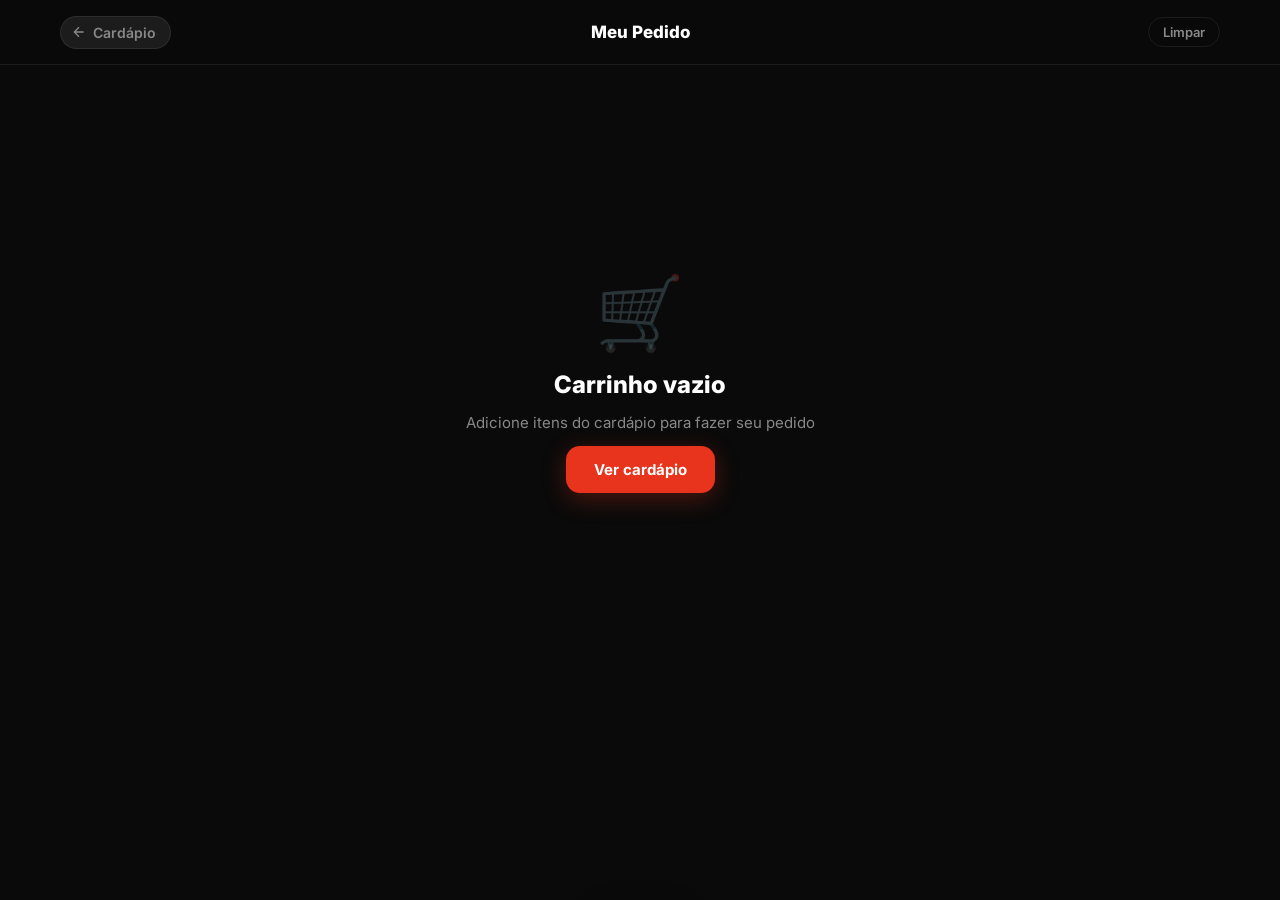
<file: checkout.html>
<!DOCTYPE html>
<html lang="pt-BR">
<head>
  <meta charset="UTF-8" />
  <meta name="viewport" content="width=device-width, initial-scale=1.0" />
  <title>Meu Pedido — Deliry Pizza</title>
  <link rel="stylesheet" href="css/style.css" />
  <link rel="stylesheet" href="css/checkout.css" />
</head>
<body>

  <!-- HEADER -->
  <header class="header">
    <div class="header__inner">
      <a class="back-btn" href="menu.html">
        <svg viewBox="0 0 24 24" fill="none" stroke="currentColor" stroke-width="2"><path d="M19 12H5M12 5l-7 7 7 7"/></svg>
        Cardápio
      </a>
      <span class="header__page-title">Meu Pedido</span>
      <button class="btn-limpar" id="btnLimpar">Limpar</button>
    </div>
  </header>

  <!-- CARRINHO VAZIO -->
  <div class="cart-empty" id="cartEmpty">
    <div class="cart-empty__icon">🛒</div>
    <h2>Carrinho vazio</h2>
    <p>Adicione itens do cardápio para fazer seu pedido</p>
    <a class="btn-primary" href="menu.html">Ver cardápio</a>
  </div>

  <!-- CONTEÚDO DO CHECKOUT -->
  <div class="checkout-wrap" id="checkoutWrap" style="display:none">
    <div class="checkout-left">

      <!-- ITENS DO PEDIDO -->
      <div class="chk-card">
        <div class="chk-card__header">
          <h2>Itens do pedido</h2>
          <a class="add-more" href="menu.html">+ Adicionar mais</a>
        </div>
        <div class="order-items" id="orderItems"></div>
      </div>

      <!-- DADOS DO CLIENTE -->
      <div class="chk-card">
        <h2 class="chk-card__title">Seus dados</h2>
        <div class="form-grid">
          <div class="field-group">
            <label class="field-label">Nome completo *</label>
            <input class="field-input" type="text" id="fNome" placeholder="Ex: João da Silva" />
          </div>
          <div class="field-group">
            <label class="field-label">WhatsApp / Telefone *</label>
            <input class="field-input" type="tel" id="fTelefone" placeholder="(11) 99999-9999" />
          </div>
        </div>
      </div>

      <!-- TIPO DE ENTREGA -->
      <div class="chk-card">
        <h2 class="chk-card__title">Forma de entrega</h2>
        <div class="delivery-toggle">
          <button class="delivery-opt active" data-type="entrega" id="optEntrega">
            <span>🛵</span>
            <div>
              <strong>Entrega</strong>
              <small id="freteLabel">Calculando...</small>
            </div>
          </button>
          <button class="delivery-opt" data-type="retirada" id="optRetirada">
            <span>🏪</span>
            <div>
              <strong>Retirada</strong>
              <small>No estabelecimento</small>
            </div>
          </button>
        </div>

        <!-- Endereço de entrega -->
        <div class="address-fields" id="addressFields">
          <div class="form-grid">
            <div class="field-group" style="grid-column:1/-1">
              <label class="field-label">Rua e número *</label>
              <input class="field-input" type="text" id="fRua" placeholder="Ex: Rua das Flores, 123" />
            </div>
            <div class="field-group">
              <label class="field-label">Complemento</label>
              <input class="field-input" type="text" id="fComplemento" placeholder="Apto, bloco..." />
            </div>
            <div class="field-group">
              <label class="field-label">Bairro *</label>
              <input class="field-input" type="text" id="fBairro" placeholder="Ex: Centro" />
            </div>
          </div>
        </div>
      </div>

      <!-- PAGAMENTO -->
      <div class="chk-card">
        <h2 class="chk-card__title">Forma de pagamento</h2>
        <div class="payment-grid" id="paymentGrid">
          <button class="pay-opt active" data-pay="pix">
            <span class="pay-opt__icon">💳</span>
            <span class="pay-opt__label">Pix</span>
            <span class="pay-opt__tag">Instantâneo</span>
          </button>
          <button class="pay-opt" data-pay="cartao_credito">
            <span class="pay-opt__icon">💳</span>
            <span class="pay-opt__label">Crédito</span>
            <span class="pay-opt__tag">Até 12x</span>
          </button>
          <button class="pay-opt" data-pay="cartao_debito">
            <span class="pay-opt__icon">💳</span>
            <span class="pay-opt__label">Débito</span>
            <span class="pay-opt__tag">Na entrega</span>
          </button>
          <button class="pay-opt" data-pay="dinheiro">
            <span class="pay-opt__icon">💵</span>
            <span class="pay-opt__label">Dinheiro</span>
            <span class="pay-opt__tag">Na entrega</span>
          </button>
        </div>

        <!-- Troco -->
        <div class="troco-field" id="trocoField" style="display:none">
          <label class="field-label">Troco para quanto?</label>
          <input class="field-input" type="number" id="fTroco" placeholder="Ex: 100" min="0" step="0.01" />
        </div>
      </div>

      <!-- OBSERVAÇÕES -->
      <div class="chk-card">
        <h2 class="chk-card__title">Observações do pedido</h2>
        <textarea class="field-textarea" id="fObs" placeholder="Alguma observação especial sobre o pedido?" rows="3"></textarea>
      </div>
    </div>

    <!-- RESUMO LATERAL -->
    <div class="checkout-right">
      <div class="summary-card" id="summaryCard">
        <h3 class="summary-card__title">Resumo</h3>
        <div class="summary-rows">
          <div class="summary-row">
            <span>Subtotal</span>
            <span id="sumSubtotal">R$ 0,00</span>
          </div>
          <div class="summary-row" id="rowFrete">
            <span>Taxa de entrega</span>
            <span id="sumFrete" class="sum-free">Grátis</span>
          </div>
          <div class="summary-row summary-row--total">
            <strong>Total</strong>
            <strong id="sumTotal">R$ 0,00</strong>
          </div>
        </div>

        <div class="summary-tempo">
          <span>⏱️ Tempo estimado</span>
          <strong id="sumTempo"></strong>
        </div>

        <button class="btn-finalizar" id="btnFinalizar">
          <svg width="20" height="20" viewBox="0 0 24 24" fill="currentColor"><path d="M17.472 14.382c-.297-.149-1.758-.867-2.03-.967-.273-.099-.471-.148-.67.15-.197.297-.767.966-.94 1.164-.173.199-.347.223-.644.075-.297-.15-1.255-.463-2.39-1.475-.883-.788-1.48-1.761-1.653-2.059-.173-.297-.018-.458.13-.606.134-.133.298-.347.446-.52.149-.174.198-.298.298-.497.099-.198.05-.371-.025-.52-.075-.149-.669-1.612-.916-2.207-.242-.579-.487-.5-.669-.51-.173-.008-.371-.01-.57-.01-.198 0-.52.074-.792.372-.272.297-1.04 1.016-1.04 2.479 0 1.462 1.065 2.875 1.213 3.074.149.198 2.096 3.2 5.077 4.487.709.306 1.262.489 1.694.625.712.227 1.36.195 1.871.118.571-.085 1.758-.719 2.006-1.413.248-.694.248-1.289.173-1.413-.074-.124-.272-.198-.57-.347m-5.421 7.403h-.004a9.87 9.87 0 0 1-5.031-1.378l-.361-.214-3.741.982.998-3.648-.235-.374a9.86 9.86 0 0 1-1.51-5.26c.001-5.45 4.436-9.884 9.888-9.884 2.64 0 5.122 1.03 6.988 2.898a9.825 9.825 0 0 1 2.893 6.994c-.003 5.45-4.437 9.884-9.885 9.884m8.413-18.297A11.815 11.815 0 0 0 12.05 0C5.495 0 .16 5.335.157 11.892c0 2.096.547 4.142 1.588 5.945L.057 24l6.305-1.654a11.882 11.882 0 0 0 5.683 1.448h.005c6.554 0 11.890-5.335 11.893-11.893a11.821 11.821 0 0 0-3.48-8.413z"/></svg>
          Finalizar pelo WhatsApp
        </button>
        <p class="summary-hint">Você será redirecionado ao WhatsApp para confirmar o pedido</p>
      </div>
    </div>
  </div>

  <!-- STICKY FOOTER (mobile) -->
  <div class="checkout-sticky" id="checkoutSticky" style="display:none">
    <div class="checkout-sticky__info">
      <span id="stickyQty">0 itens</span>
      <span id="stickyTotal">R$ 0,00</span>
    </div>
    <button class="btn-finalizar-sm" id="btnFinalizarMobile">
      Finalizar pelo WhatsApp 💬
    </button>
  </div>

  <div class="toast" id="toast"></div>

  <script src="js/config.js"></script>
  <script src="js/db.js"></script>
  <script src="js/cart.js"></script>
  <script src="js/checkout.js"></script>
</body>
</html>
</file>
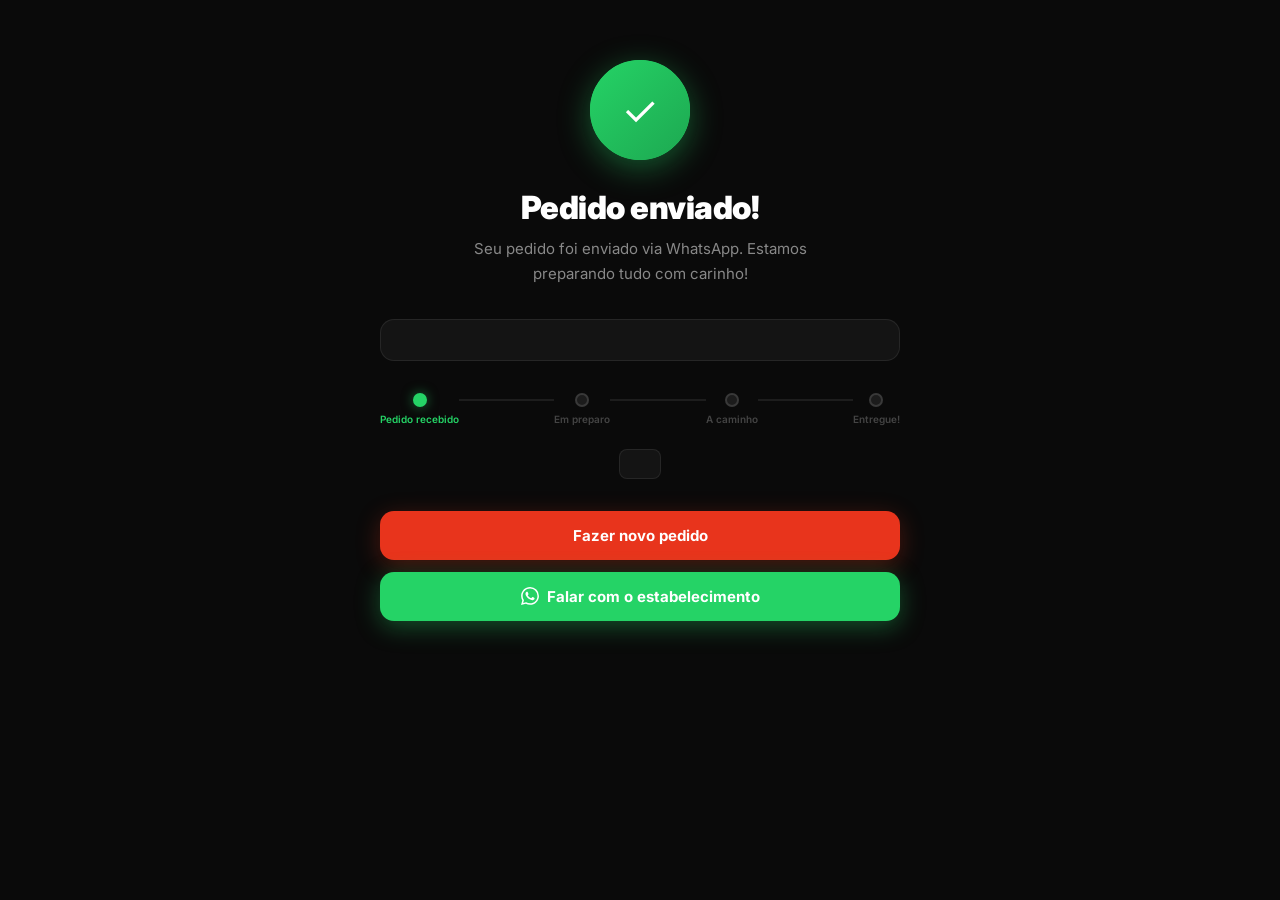
<file: confirmacao.html>
<!DOCTYPE html>
<html lang="pt-BR">
<head>
  <meta charset="UTF-8" />
  <meta name="viewport" content="width=device-width, initial-scale=1.0" />
  <title>Pedido Confirmado — Deliry Pizza</title>
  <link rel="stylesheet" href="css/style.css" />
  <link rel="stylesheet" href="css/confirmacao.css" />
</head>
<body>

  <div class="confirm-page">
    <!-- ÍCONE ANIMADO -->
    <div class="confirm-icon">
      <div class="confirm-icon__ring"></div>
      <div class="confirm-icon__check">✓</div>
    </div>

    <h1 class="confirm-title">Pedido enviado!</h1>
    <p class="confirm-sub" id="confirmSub">
      Seu pedido foi enviado via WhatsApp. Estamos preparando tudo com carinho!
    </p>

    <!-- CARD DO PEDIDO -->
    <div class="confirm-card" id="confirmCard"></div>

    <!-- PROGRESSO -->
    <div class="confirm-progress">
      <div class="progress-step active" id="step1">
        <div class="progress-step__dot"></div>
        <div class="progress-step__label">Pedido recebido</div>
      </div>
      <div class="progress-line"></div>
      <div class="progress-step" id="step2">
        <div class="progress-step__dot"></div>
        <div class="progress-step__label">Em preparo</div>
      </div>
      <div class="progress-line"></div>
      <div class="progress-step" id="step3">
        <div class="progress-step__dot"></div>
        <div class="progress-step__label">A caminho</div>
      </div>
      <div class="progress-line"></div>
      <div class="progress-step" id="step4">
        <div class="progress-step__dot"></div>
        <div class="progress-step__label">Entregue!</div>
      </div>
    </div>

    <!-- TEMPO -->
    <div class="confirm-tempo" id="confirmTempo"></div>

    <!-- AÇÕES -->
    <div class="confirm-actions">
      <a class="btn-primary" href="menu.html">Fazer novo pedido</a>
      <a class="btn-wpp" id="confirmWpp" href="#" target="_blank">
        <svg width="18" height="18" viewBox="0 0 24 24" fill="currentColor"><path d="M17.472 14.382c-.297-.149-1.758-.867-2.03-.967-.273-.099-.471-.148-.67.15-.197.297-.767.966-.94 1.164-.173.199-.347.223-.644.075-.297-.15-1.255-.463-2.39-1.475-.883-.788-1.48-1.761-1.653-2.059-.173-.297-.018-.458.13-.606.134-.133.298-.347.446-.52.149-.174.198-.298.298-.497.099-.198.05-.371-.025-.52-.075-.149-.669-1.612-.916-2.207-.242-.579-.487-.5-.669-.51-.173-.008-.371-.01-.57-.01-.198 0-.52.074-.792.372-.272.297-1.04 1.016-1.04 2.479 0 1.462 1.065 2.875 1.213 3.074.149.198 2.096 3.2 5.077 4.487.709.306 1.262.489 1.694.625.712.227 1.36.195 1.871.118.571-.085 1.758-.719 2.006-1.413.248-.694.248-1.289.173-1.413-.074-.124-.272-.198-.57-.347m-5.421 7.403h-.004a9.87 9.87 0 0 1-5.031-1.378l-.361-.214-3.741.982.998-3.648-.235-.374a9.86 9.86 0 0 1-1.51-5.26c.001-5.45 4.436-9.884 9.888-9.884 2.64 0 5.122 1.03 6.988 2.898a9.825 9.825 0 0 1 2.893 6.994c-.003 5.45-4.437 9.884-9.885 9.884m8.413-18.297A11.815 11.815 0 0 0 12.05 0C5.495 0 .16 5.335.157 11.892c0 2.096.547 4.142 1.588 5.945L.057 24l6.305-1.654a11.882 11.882 0 0 0 5.683 1.448h.005c6.554 0 11.890-5.335 11.893-11.893a11.821 11.821 0 0 0-3.48-8.413z"/></svg>
        Falar com o estabelecimento
      </a>
    </div>
  </div>

  <script src="js/config.js"></script>
  <script src="js/db.js"></script>
  <script src="js/cart.js"></script>
  <script src="js/confirmacao.js"></script>
</body>
</html>
</file>
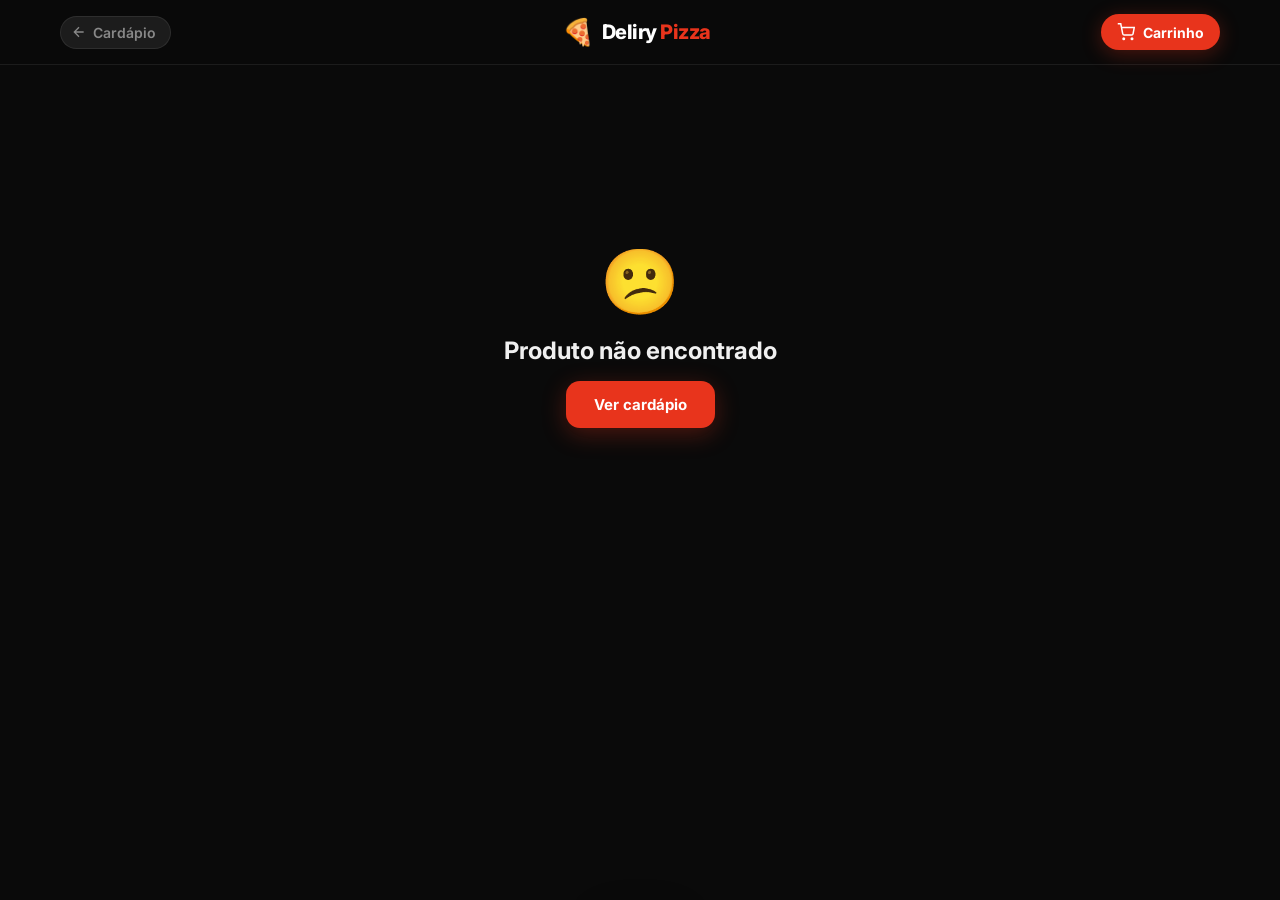
<file: produto.html>
<!DOCTYPE html>
<html lang="pt-BR">
<head>
  <meta charset="UTF-8" />
  <meta name="viewport" content="width=device-width, initial-scale=1.0" />
  <title>Produto — Deliry Pizza</title>
  <link rel="stylesheet" href="css/style.css" />
  <link rel="stylesheet" href="css/produto.css" />
</head>
<body>

  <!-- HEADER -->
  <header class="header">
    <div class="header__inner">
      <a class="back-btn" href="menu.html">
        <svg viewBox="0 0 24 24" fill="none" stroke="currentColor" stroke-width="2"><path d="M19 12H5M12 5l-7 7 7 7"/></svg>
        Cardápio
      </a>
      <a class="header__logo" href="index.html">
        <span class="logo-icon" id="hLogoIcon"></span>
        <span class="logo-name" id="hLogoName"></span>
      </a>
      <div class="header__actions">
        <a class="cart-btn" href="checkout.html">
          <svg viewBox="0 0 24 24" fill="none" stroke="currentColor" stroke-width="2"><circle cx="9" cy="21" r="1"/><circle cx="20" cy="21" r="1"/><path d="M1 1h4l2.68 13.39a2 2 0 0 0 2 1.61h9.72a2 2 0 0 0 2-1.61L23 6H6"/></svg>
          <span>Carrinho</span>
          <span class="cart-count" id="cartCount">0</span>
        </a>
      </div>
    </div>
  </header>

  <!-- CONTEÚDO PRINCIPAL -->
  <div class="produto-page" id="produtoPage">

    <!-- FOTO + GALERIA -->
    <div class="produto-hero">
      <div class="produto-hero__img" id="produtoImg"></div>
      <div class="produto-hero__overlay"></div>
    </div>

    <!-- INFO + CONFIGURAÇÃO -->
    <div class="produto-body">
      <div class="produto-info">
        <div class="produto-info__badges" id="produtoBadges"></div>
        <h1 class="produto-info__name" id="produtoNome"></h1>
        <p class="produto-info__desc" id="produtoDesc"></p>
        <div class="produto-info__price" id="produtoPrice"></div>
      </div>

      <!-- TAMANHO -->
      <div class="produto-section" id="sectionTamanho" style="display:none">
        <h3 class="produto-section__title">Escolha o tamanho</h3>
        <div class="size-grid" id="sizeGrid"></div>
      </div>

      <!-- BORDA -->
      <div class="produto-section" id="sectionBorda" style="display:none">
        <h3 class="produto-section__title">
          Borda recheada
          <span class="produto-section__opt">opcional</span>
        </h3>
        <div class="option-list" id="bordaList"></div>
      </div>

      <!-- ADICIONAIS -->
      <div class="produto-section">
        <h3 class="produto-section__title">
          Adicionais
          <span class="produto-section__opt">opcional</span>
        </h3>
        <div class="option-list" id="adicionaisList"></div>
      </div>

      <!-- OBSERVAÇÕES -->
      <div class="produto-section">
        <h3 class="produto-section__title">Observações</h3>
        <textarea
          class="field-textarea obs-field"
          id="obsField"
          placeholder="Ex: sem cebola, bem passado, molho à parte..."
          rows="3"
          maxlength="200"
        ></textarea>
        <div class="obs-count"><span id="obsCount">0</span>/200</div>
      </div>

      <!-- QUANTIDADE + ADICIONAR -->
      <div class="produto-actions">
        <div class="qty-control">
          <button class="qty-btn" id="qtyMinus">−</button>
          <span class="qty-num" id="qtyNum">1</span>
          <button class="qty-btn" id="qtyPlus">+</button>
        </div>
        <button class="btn-add-cart" id="btnAddCart">
          Adicionar · <span id="btnPrice">R$ 0,00</span>
        </button>
      </div>
    </div>
  </div>

  <!-- NOT FOUND -->
  <div class="not-found" id="notFound" style="display:none">
    <div class="not-found__icon">😕</div>
    <h2>Produto não encontrado</h2>
    <a class="btn-primary" href="menu.html">Ver cardápio</a>
  </div>

  <div class="toast" id="toast"></div>

  <script src="js/config.js"></script>
  <script src="js/db.js"></script>
  <script src="js/cart.js"></script>
  <script src="js/produto.js"></script>
</body>
</html>
</file>
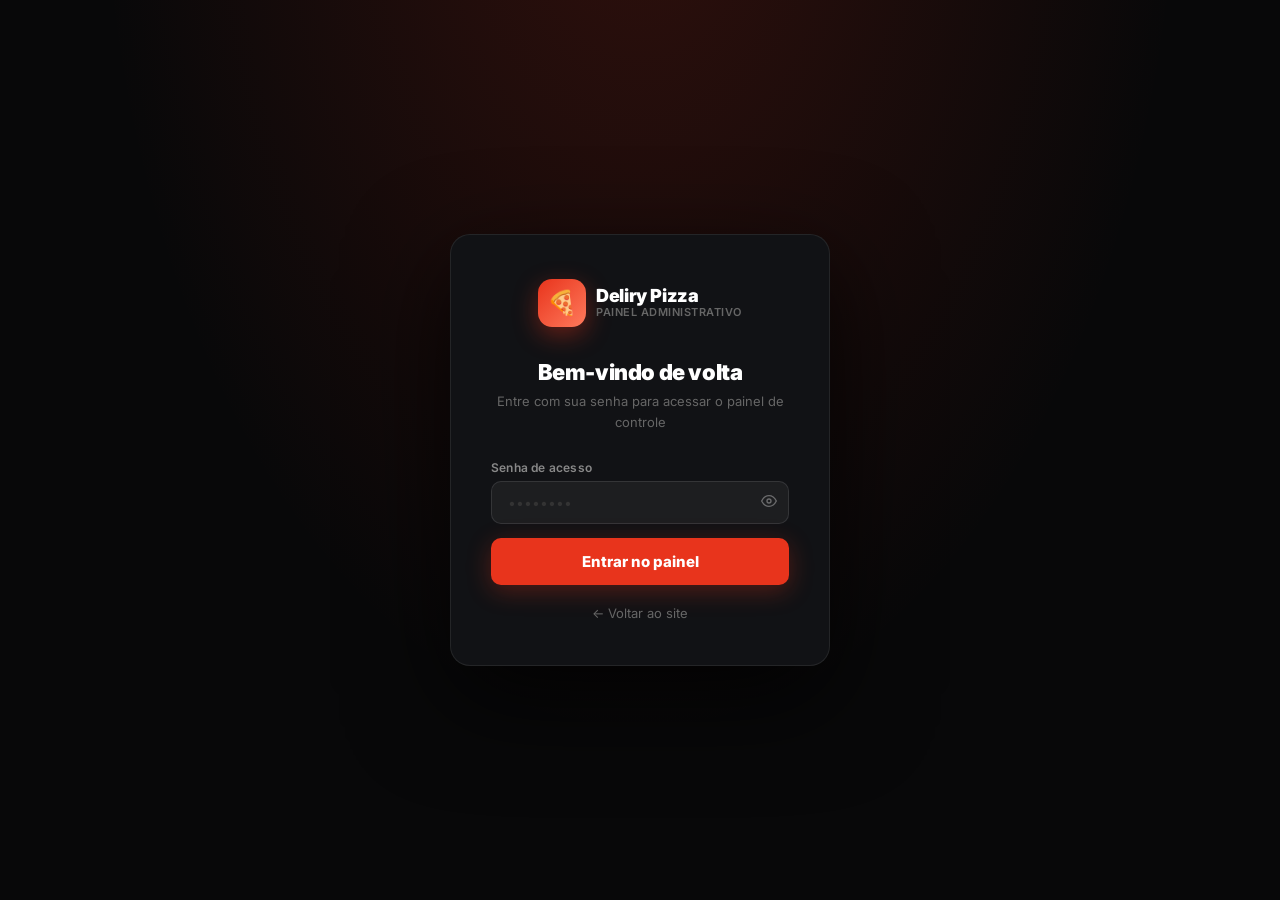
<file: admin/login.html>
<!DOCTYPE html>
<html lang="pt-BR">
<head>
  <meta charset="UTF-8" />
  <meta name="viewport" content="width=device-width, initial-scale=1.0" />
  <title>Admin — Deliry</title>
  <link rel="stylesheet" href="../css/style.css" />
  <link rel="stylesheet" href="../css/admin.css" />
</head>
<body class="admin-body admin-body--login">

  <div class="login-wrap">
    <div class="login-card">

      <div class="login-logo">
        <div class="login-logo__icon" id="loginIcon"></div>
        <div class="login-logo__text">
          <div class="login-logo__name" id="loginNome"></div>
          <div class="login-logo__sub">Painel Administrativo</div>
        </div>
      </div>

      <h1 class="login-title">Bem-vindo de volta</h1>
      <p class="login-sub">Entre com sua senha para acessar o painel de controle</p>

      <form class="login-form" id="loginForm">
        <div class="field-group">
          <label class="field-label">Senha de acesso</label>
          <div class="pass-wrap">
            <input class="field-input" type="password" id="loginPass"
              placeholder="••••••••" autocomplete="current-password" />
            <button type="button" class="pass-toggle" id="passToggle" aria-label="Mostrar/ocultar senha">
              <svg id="eyeIcon" width="16" height="16" viewBox="0 0 24 24" fill="none" stroke="currentColor" stroke-width="2"><path d="M1 12s4-8 11-8 11 8 11 8-4 8-11 8-11-8-11-8z"/><circle cx="12" cy="12" r="3"/></svg>
            </button>
          </div>
        </div>

        <div class="login-error" id="loginError" style="display:none">
          <svg width="14" height="14" viewBox="0 0 24 24" fill="none" stroke="currentColor" stroke-width="2"><circle cx="12" cy="12" r="10"/><line x1="12" y1="8" x2="12" y2="12"/><line x1="12" y1="16" x2="12.01" y2="16"/></svg>
          Senha incorreta. Tente novamente.
        </div>

        <button type="submit" class="btn-primary login-btn">
          Entrar no painel
        </button>
      </form>

      <a class="login-back" href="../index.html">
        ← Voltar ao site
      </a>
    </div>
  </div>

  <script src="../js/config.js"></script>
  <script>
    // Já logado → redireciona
    if (sessionStorage.getItem("deliry_admin")) {
      window.location.href = "index.html";
    }

    document.getElementById("loginIcon").textContent = CONFIG.emoji;
    document.getElementById("loginNome").textContent = CONFIG.nome;

    // Toggle senha
    const passInput = document.getElementById("loginPass");
    document.getElementById("passToggle").addEventListener("click", () => {
      const isPass = passInput.type === "password";
      passInput.type = isPass ? "text" : "password";
      document.getElementById("eyeIcon").innerHTML = isPass
        ? `<path d="M17.94 17.94A10.07 10.07 0 0112 20c-7 0-11-8-11-8a18.45 18.45 0 015.06-5.94"/><path d="M9.9 4.24A9.12 9.12 0 0112 4c7 0 11 8 11 8a18.5 18.5 0 01-2.16 3.19"/><line x1="1" y1="1" x2="23" y2="23"/>`
        : `<path d="M1 12s4-8 11-8 11 8 11 8-4 8-11 8-11-8-11-8z"/><circle cx="12" cy="12" r="3"/>`;
    });

    // Login
    document.getElementById("loginForm").addEventListener("submit", e => {
      e.preventDefault();
      const pass  = passInput.value;
      const error = document.getElementById("loginError");
      if (pass === CONFIG.adminSenha) {
        sessionStorage.setItem("deliry_admin", "1");
        window.location.href = "index.html";
      } else {
        error.style.display = "flex";
        passInput.value = "";
        passInput.focus();
        passInput.classList.add("shake");
        setTimeout(() => passInput.classList.remove("shake"), 500);
      }
    });
  </script>

  <style>
    @keyframes shake {
      0%,100%{transform:translateX(0)}
      20%{transform:translateX(-6px)}
      40%{transform:translateX(6px)}
      60%{transform:translateX(-4px)}
      80%{transform:translateX(4px)}
    }
    .shake { animation: shake .4s ease; }
  </style>
</body>
</html>
</file>
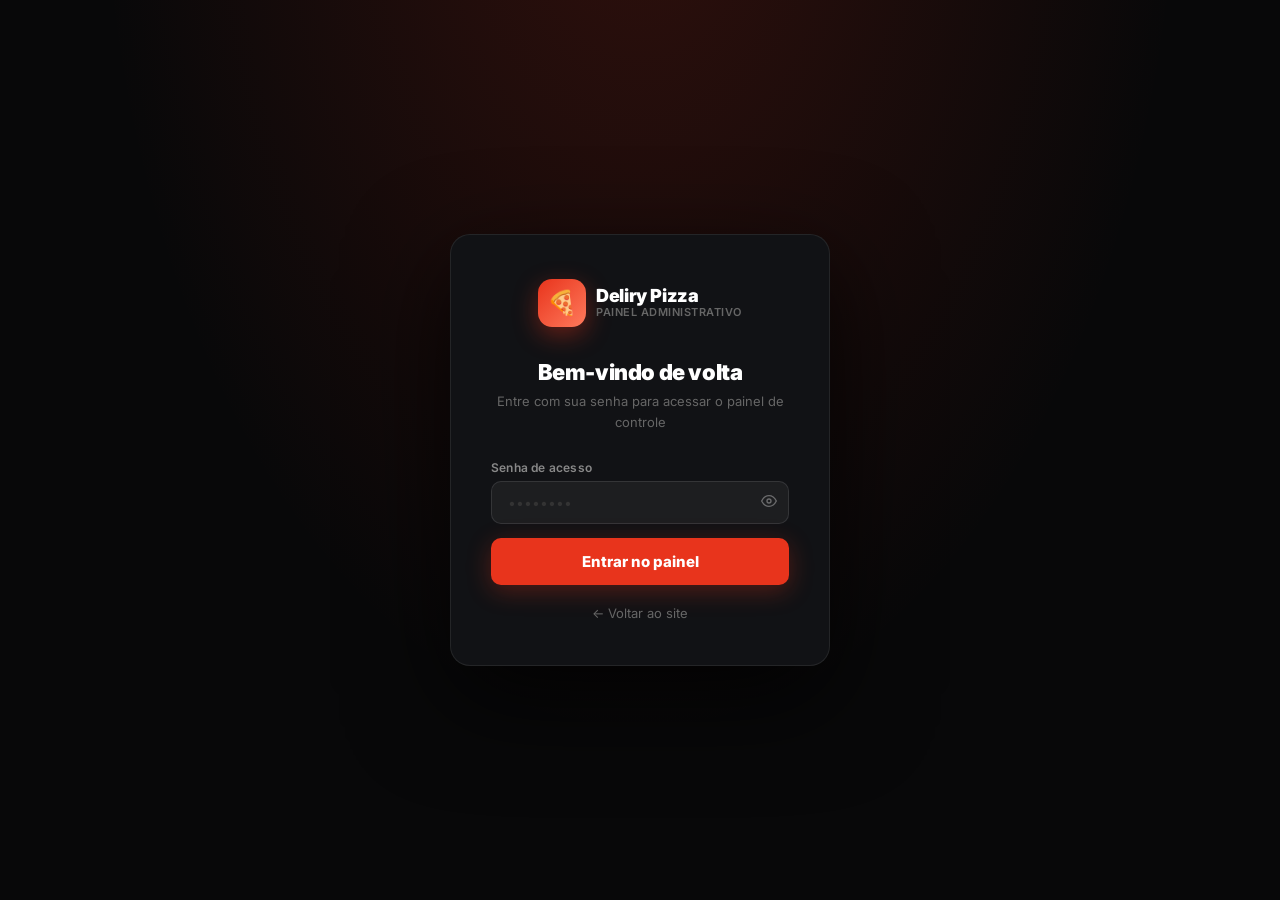
<file: admin/pedidos.html>
<!DOCTYPE html>
<html lang="pt-BR">
<head>
  <meta charset="UTF-8" />
  <meta name="viewport" content="width=device-width, initial-scale=1.0" />
  <title>Pedidos — Admin</title>
  <link rel="stylesheet" href="../css/style.css" />
  <link rel="stylesheet" href="../css/admin.css" />
</head>
<body class="admin-body">

  <!-- SIDEBAR -->
  <aside class="sidebar">
    <div class="sidebar__brand">
      <span class="sidebar__logo" id="sLogo"></span>
      <div class="sidebar__brand-text">
        <span class="sidebar__brand-name" id="sNome"></span>
        <span class="sidebar__brand-tag">Painel Admin</span>
      </div>
    </div>

    <nav class="sidebar__nav">
      <span class="sidebar__section-label">Geral</span>
      <a class="sidebar__link" href="index.html">
        <span class="sidebar__link-icon">
          <svg width="16" height="16" viewBox="0 0 24 24" fill="none" stroke="currentColor" stroke-width="2"><rect x="3" y="3" width="7" height="7" rx="1"/><rect x="14" y="3" width="7" height="7" rx="1"/><rect x="3" y="14" width="7" height="7" rx="1"/><rect x="14" y="14" width="7" height="7" rx="1"/></svg>
        </span>
        Dashboard
      </a>
      <a class="sidebar__link active" href="pedidos.html">
        <span class="sidebar__link-icon">
          <svg width="16" height="16" viewBox="0 0 24 24" fill="none" stroke="currentColor" stroke-width="2"><path d="M9 5H7a2 2 0 00-2 2v12a2 2 0 002 2h10a2 2 0 002-2V7a2 2 0 00-2-2h-2"/><rect x="9" y="3" width="6" height="4" rx="1"/><line x1="9" y1="12" x2="15" y2="12"/><line x1="9" y1="16" x2="13" y2="16"/></svg>
        </span>
        Pedidos
        <span class="sidebar__badge" id="sidebarPending">0</span>
      </a>

      <span class="sidebar__section-label">Cardápio</span>
      <a class="sidebar__link" href="produtos.html">
        <span class="sidebar__link-icon">
          <svg width="16" height="16" viewBox="0 0 24 24" fill="none" stroke="currentColor" stroke-width="2"><circle cx="12" cy="12" r="10"/><path d="M12 2a10 10 0 0 1 0 20"/><path d="M2 12h20"/></svg>
        </span>
        Produtos
      </a>
    </nav>

    <div class="sidebar__footer">
      <div class="sidebar__user">
        <div class="sidebar__user-avatar">A</div>
        <div>
          <div class="sidebar__user-name">Administrador</div>
          <div class="sidebar__user-role">Acesso total</div>
        </div>
      </div>
      <button class="sidebar__preview-btn" onclick="openPreview()">
        <svg width="14" height="14" viewBox="0 0 24 24" fill="none" stroke="currentColor" stroke-width="2"><rect x="5" y="2" width="14" height="20" rx="2"/><line x1="12" y1="18" x2="12.01" y2="18"/></svg>
        Preview no celular
      </button>
      <a class="sidebar__link" href="../index.html" target="_blank">
        <span class="sidebar__link-icon"><svg width="14" height="14" viewBox="0 0 24 24" fill="none" stroke="currentColor" stroke-width="2"><path d="M18 13v6a2 2 0 01-2 2H5a2 2 0 01-2-2V8a2 2 0 012-2h6"/><polyline points="15 3 21 3 21 9"/><line x1="10" y1="14" x2="21" y2="3"/></svg></span>
        Ver site
      </a>
      <button class="sidebar__link sidebar__logout" id="btnLogout">
        <span class="sidebar__link-icon"><svg width="14" height="14" viewBox="0 0 24 24" fill="none" stroke="currentColor" stroke-width="2"><path d="M9 21H5a2 2 0 01-2-2V5a2 2 0 012-2h4"/><polyline points="16 17 21 12 16 7"/><line x1="21" y1="12" x2="9" y2="12"/></svg></span>
        Sair
      </button>
    </div>
  </aside>

  <!-- TOPBAR -->
  <div class="topbar">
    <div class="topbar__left">
      <div class="topbar__breadcrumb">
        <span>Admin</span>
        <span>/</span>
        <span class="topbar__breadcrumb-current">Pedidos</span>
      </div>
    </div>
    <div class="topbar__right">
      <button class="topbar__preview" onclick="openPreview()">
        <svg width="14" height="14" viewBox="0 0 24 24" fill="none" stroke="currentColor" stroke-width="2"><rect x="5" y="2" width="14" height="20" rx="2"/><line x1="12" y1="18" x2="12.01" y2="18"/></svg>
        Preview Mobile
      </button>
    </div>
  </div>

  <!-- MAIN -->
  <main class="admin-main">
    <div class="admin-content">

      <div class="admin-header">
        <div class="admin-header__left">
          <h1 class="admin-header__title">Pedidos</h1>
          <p class="admin-header__sub" id="headerSub">Carregando…</p>
        </div>
        <div class="admin-header__actions">
          <!-- Busca -->
          <div class="admin-search">
            <svg width="14" height="14" viewBox="0 0 24 24" fill="none" stroke="currentColor" stroke-width="2"><circle cx="11" cy="11" r="8"/><line x1="21" y1="21" x2="16.65" y2="16.65"/></svg>
            <input type="text" id="searchInput" placeholder="Buscar cliente ou #pedido…" />
          </div>
          <!-- Filtro -->
          <select class="status-select" id="filterStatus" style="max-width:170px">
            <option value="all">Todos os status</option>
            <option value="pendente">⏳ Pendentes</option>
            <option value="preparando">👨‍🍳 Preparando</option>
            <option value="saiu">🛵 Saiu para entrega</option>
            <option value="entregue">✅ Entregues</option>
            <option value="cancelado">❌ Cancelados</option>
          </select>
          <button class="admin-btn admin-btn--danger" id="btnClearOrders">
            <svg width="13" height="13" viewBox="0 0 24 24" fill="none" stroke="currentColor" stroke-width="2"><polyline points="3 6 5 6 21 6"/><path d="M19 6l-1 14a2 2 0 01-2 2H8a2 2 0 01-2-2L5 6"/><path d="M10 11v6M14 11v6"/></svg>
            Limpar todos
          </button>
        </div>
      </div>

      <!-- TABELA -->
      <div class="admin-card">
        <div class="admin-card__header">
          <h2>Lista de pedidos</h2>
          <div class="admin-card__header-right">
            <span class="t-muted" id="countLabel" style="font-size:12px"></span>
          </div>
        </div>
        <div class="admin-table-wrap" id="ordersContainer">
          <div class="empty-admin">
            <div class="empty-admin__icon">📋</div>
            <div class="empty-admin__title">Nenhum pedido ainda</div>
            <div class="empty-admin__sub">Os pedidos feitos pelo site aparecerão aqui automaticamente.</div>
          </div>
        </div>
      </div>

    </div>
  </main>

  <!-- MODAL DETALHES -->
  <div class="modal-overlay" id="modalOverlay" style="display:none" onclick="closeModal()">
    <div class="modal modal--lg" onclick="event.stopPropagation()">
      <div class="modal__header">
        <div>
          <h3 id="modalTitle">Detalhes do Pedido</h3>
          <div class="modal__header-sub" id="modalSub"></div>
        </div>
        <button class="modal__close" onclick="closeModal()">✕</button>
      </div>
      <div class="modal__body" id="modalBody"></div>
      <div class="modal__footer" id="modalFooter"></div>
    </div>
  </div>

  <!-- PREVIEW MOBILE -->
  <div class="preview-overlay" id="previewOverlay">
    <div class="preview-phone">
      <iframe class="preview-phone__iframe" id="previewFrame" src="../index.html"></iframe>
    </div>
    <div class="preview-panel">
      <div class="preview-panel__title">📱 Preview Mobile</div>
      <button class="preview-nav-btn active" onclick="setPreview('../index.html', this)">🏠 Início</button>
      <button class="preview-nav-btn" onclick="setPreview('../menu.html', this)">🍕 Cardápio</button>
      <button class="preview-nav-btn" onclick="setPreview('../checkout.html', this)">🛒 Carrinho</button>
      <button class="preview-nav-btn" onclick="setPreview('../confirmacao.html', this)">✅ Confirmação</button>
      <button class="preview-close" onclick="closePreview()">✕ Fechar preview</button>
    </div>
  </div>

  <div class="toast" id="toast"></div>

  <script src="../js/config.js"></script>
  <script src="../js/db.js"></script>
  <script src="../js/cart.js"></script>
  <script src="../js/admin.js"></script>
  <script>
    adminGuard();
    document.getElementById("sLogo").textContent = CONFIG.emoji;
    document.getElementById("sNome").textContent  = CONFIG.nome;

    const STATUS_LABELS = {
      pendente:   "⏳ Pendente",
      preparando: "👨‍🍳 Preparando",
      saiu:       "🛵 Saiu",
      entregue:   "✅ Entregue",
      cancelado:  "❌ Cancelado",
    };

    let filterVal  = "all";
    let searchVal  = "";

    /* ── render ── */
    function renderOrders() {
      const orders   = DB.getOrders();
      const pending  = orders.filter(o => o.status === "pendente").length;
      document.getElementById("sidebarPending").textContent = pending;

      let filtered = orders;
      if (filterVal !== "all") filtered = filtered.filter(o => o.status === filterVal);
      if (searchVal) {
        const q = searchVal.toLowerCase();
        filtered = filtered.filter(o =>
          (o.cliente?.nome || "").toLowerCase().includes(q) ||
          String(o.id).slice(-6).includes(q)
        );
      }

      document.getElementById("headerSub").textContent =
        `${orders.length} pedido${orders.length !== 1 ? "s" : ""} no total · ${pending} pendente${pending !== 1 ? "s" : ""}`;
      document.getElementById("countLabel").textContent =
        `${filtered.length} resultado${filtered.length !== 1 ? "s" : ""}`;

      const container = document.getElementById("ordersContainer");

      if (filtered.length === 0) {
        container.innerHTML = `
          <div class="empty-admin">
            <div class="empty-admin__icon">${filterVal !== "all" || searchVal ? "🔍" : "📋"}</div>
            <div class="empty-admin__title">${filterVal !== "all" || searchVal ? "Nenhum resultado" : "Nenhum pedido ainda"}</div>
            <div class="empty-admin__sub">${filterVal !== "all" || searchVal ? "Tente outro filtro ou termo de busca." : "Os pedidos feitos pelo site aparecerão aqui automaticamente."}</div>
          </div>`;
        return;
      }

      container.innerHTML = `
        <table class="admin-table">
          <thead><tr>
            <th>#</th>
            <th>Cliente</th>
            <th>Itens</th>
            <th>Total</th>
            <th>Pagamento</th>
            <th>Endereço</th>
            <th>Status</th>
            <th>Data</th>
            <th>Ações</th>
          </tr></thead>
          <tbody>
          ${filtered.map(o => `
            <tr>
              <td class="t-muted t-nowrap">#${String(o.id).slice(-6)}</td>
              <td>
                <div class="t-strong">${o.cliente?.nome || "—"}</div>
                <div class="t-muted">${o.cliente?.tel || ""}</div>
              </td>
              <td style="max-width:200px">
                ${(o.itens||[]).map(i =>
                  `<div style="line-height:1.7;font-size:12px">
                    <span style="color:#fff;font-weight:700">${i.qty}×</span> ${i.nome}
                    ${i.tamanhoLabel && i.tamanhoLabel !== "Único" ? `<span class="t-muted">(${i.tamanhoLabel})</span>` : ""}
                  </div>`
                ).join("")}
              </td>
              <td class="t-nowrap"><strong style="color:var(--adm-primary);font-size:15px">${formatBRL(o.total||0)}</strong></td>
              <td class="t-nowrap" style="font-size:12px">${o.pagamento?.label || "—"}</td>
              <td style="max-width:160px;font-size:11px;color:var(--adm-muted);line-height:1.4">${o.entrega?.endereco || "—"}</td>
              <td>${statusBadge(o.status)}</td>
              <td class="t-muted t-nowrap" style="font-size:11px">${formatDate(o.data)}</td>
              <td>
                <div style="display:flex;flex-direction:column;gap:5px">
                  <button class="admin-btn" onclick="openOrder(${o.id})">
                    <svg width="12" height="12" viewBox="0 0 24 24" fill="none" stroke="currentColor" stroke-width="2"><path d="M1 12s4-8 11-8 11 8 11 8-4 8-11 8-11-8-11-8z"/><circle cx="12" cy="12" r="3"/></svg>
                    Ver detalhes
                  </button>
                  <select class="status-select" onchange="updateStatus(${o.id}, this.value); this.value=''">
                    <option value="">Mudar status…</option>
                    <option value="pendente">⏳ Pendente</option>
                    <option value="preparando">👨‍🍳 Preparando</option>
                    <option value="saiu">🛵 Saiu</option>
                    <option value="entregue">✅ Entregue</option>
                    <option value="cancelado">❌ Cancelado</option>
                  </select>
                </div>
              </td>
            </tr>`).join("")}
          </tbody>
        </table>`;
    }

    /* ── status update ── */
    function updateStatus(id, status) {
      if (!status) return;
      DB.updateOrderStatus(id, status);
      showToast("✅ Status atualizado!");
      renderOrders();
    }

    /* ── modal detalhes ── */
    function openOrder(id) {
      const o = DB.getOrders().find(o => o.id === id);
      if (!o) return;

      document.getElementById("modalTitle").textContent = `Pedido #${String(o.id).slice(-6)}`;
      document.getElementById("modalSub").textContent   = formatDate(o.data);

      document.getElementById("modalBody").innerHTML = `
        <!-- Info grid -->
        <div class="order-detail-grid">
          <div class="order-detail-box">
            <div class="order-detail-box__label">Cliente</div>
            <div class="order-detail-box__val">
              <strong>${o.cliente?.nome || "—"}</strong><br>
              ${o.cliente?.tel || ""}
            </div>
          </div>
          <div class="order-detail-box">
            <div class="order-detail-box__label">Entrega</div>
            <div class="order-detail-box__val">${o.entrega?.endereco || "Retirada no local"}</div>
          </div>
          <div class="order-detail-box">
            <div class="order-detail-box__label">Pagamento</div>
            <div class="order-detail-box__val">
              <strong>${o.pagamento?.label || "—"}</strong>
              ${o.pagamento?.troco ? `<br><span style="font-size:12px;color:var(--adm-muted)">Troco para R$ ${o.pagamento.troco}</span>` : ""}
            </div>
          </div>
          <div class="order-detail-box">
            <div class="order-detail-box__label">Status atual</div>
            <div class="order-detail-box__val">${statusBadge(o.status)}</div>
          </div>
        </div>

        ${o.obs ? `
        <div class="order-detail-box" style="margin-bottom:14px">
          <div class="order-detail-box__label">Observações</div>
          <div class="order-detail-box__val">${o.obs}</div>
        </div>` : ""}

        <!-- Itens -->
        <div style="font-size:12px;font-weight:700;color:var(--adm-muted);text-transform:uppercase;letter-spacing:.7px;margin-bottom:10px">Itens do pedido</div>
        <div class="order-items-list" style="margin-bottom:16px">
          ${(o.itens||[]).map(i => `
            <div class="order-item-row">
              <div style="flex:1">
                <div class="order-item-row__name">${i.qty}× ${i.nome}</div>
                <div class="order-item-row__opts">
                  ${i.tamanhoLabel && i.tamanhoLabel !== "Único" ? `Tamanho: ${i.tamanhoLabel}` : ""}
                  ${i.borda && i.borda !== "Sem borda recheada" ? ` · Borda: ${i.borda}` : ""}
                  ${i.adicionais?.length ? ` · Extras: ${i.adicionais.join(", ")}` : ""}
                  ${i.obs ? ` · Obs: ${i.obs}` : ""}
                </div>
              </div>
              <div class="order-item-row__price">${formatBRL(i.preco * i.qty)}</div>
            </div>`).join("")}
        </div>

        <!-- Total -->
        <div class="order-total-box">
          <div class="order-total-row">
            <span>Subtotal</span>
            <span>${formatBRL(o.subtotal||0)}</span>
          </div>
          <div class="order-total-row">
            <span>Taxa de entrega</span>
            <span>${o.frete === 0 ? "Grátis 🎉" : formatBRL(o.frete||0)}</span>
          </div>
          <div class="order-total-row order-total-row--main">
            <span>Total</span>
            <span>${formatBRL(o.total||0)}</span>
          </div>
        </div>`;

      document.getElementById("modalFooter").innerHTML = `
        <select class="status-select" id="modalStatusSel" style="max-width:180px">
          <option value="">Mudar status…</option>
          <option value="pendente">⏳ Pendente</option>
          <option value="preparando">👨‍🍳 Preparando</option>
          <option value="saiu">🛵 Saiu para entrega</option>
          <option value="entregue">✅ Entregue</option>
          <option value="cancelado">❌ Cancelado</option>
        </select>
        <button class="admin-btn admin-btn--primary" id="modalSaveStatus">Salvar status</button>
        <button class="admin-btn" onclick="closeModal()">Fechar</button>`;

      document.getElementById("modalSaveStatus").onclick = () => {
        const v = document.getElementById("modalStatusSel").value;
        if (!v) return showToast("Selecione um status.", "error");
        updateStatus(id, v);
        closeModal();
      };

      document.getElementById("modalOverlay").style.display = "flex";
    }

    function closeModal() { document.getElementById("modalOverlay").style.display = "none"; }

    /* ── events ── */
    document.getElementById("filterStatus").addEventListener("change", e => {
      filterVal = e.target.value; renderOrders();
    });

    document.getElementById("searchInput").addEventListener("input", e => {
      searchVal = e.target.value.trim(); renderOrders();
    });

    document.getElementById("btnClearOrders").addEventListener("click", () => {
      if (confirm("Apagar TODOS os pedidos? Esta ação não pode ser desfeita.")) {
        DB.saveOrders([]);
        renderOrders();
        showToast("Todos os pedidos foram apagados.");
      }
    });

    document.getElementById("btnLogout").addEventListener("click", () => {
      sessionStorage.removeItem("deliry_admin");
      window.location.href = "login.html";
    });

    /* ── preview ── */
    function openPreview() {
      document.getElementById("previewFrame").src = "../index.html";
      document.getElementById("previewOverlay").classList.add("open");
    }
    function setPreview(url, btn) {
      document.getElementById("previewFrame").src = url;
      document.querySelectorAll(".preview-nav-btn").forEach(b => b.classList.remove("active"));
      btn.classList.add("active");
    }
    function closePreview() { document.getElementById("previewOverlay").classList.remove("open"); }
    document.getElementById("previewOverlay").addEventListener("click", e => {
      if (e.target === e.currentTarget) closePreview();
    });

    renderOrders();
  </script>
</body>
</html>
</file>
<file: css/style.css>
/* ================================================================
   STYLE.CSS — Base premium dark (compartilhado entre todas as páginas)
   ================================================================ */

@import url('https://fonts.googleapis.com/css2?family=Inter:wght@400;500;600;700;800;900&display=swap');

*, *::before, *::after { box-sizing: border-box; margin: 0; padding: 0; }

:root {
  /* Cores */
  --bg:          #0A0A0A;
  --bg-card:     #141414;
  --bg-elevated: #1C1C1C;
  --bg-input:    #1A1A1A;
  --border:      rgba(255,255,255,.08);
  --border-md:   rgba(255,255,255,.13);
  --border-light:rgba(255,255,255,.06);

  --primary:     #E8341C;
  --primary-lt:  #FF4D36;
  --primary-dk:  #C02A14;
  --primary-glow:rgba(232,52,28,.3);

  --gold:        #F5A623;
  --gold-lt:     #FFB940;

  --green:       #25D366;
  --green-dk:    #1DA851;

  --text:        #F0F0F0;
  --text-muted:  #888;
  --text-faint:  #444;

  --white: #FFFFFF;

  /* Espaçamentos e shapes */
  --radius:    14px;
  --radius-sm: 8px;
  --radius-lg: 22px;
  --radius-xl: 32px;

  /* Sombras */
  --shadow:    0 4px 24px rgba(0,0,0,.4);
  --shadow-lg: 0 8px 48px rgba(0,0,0,.6);
  --glow:      0 0 40px var(--primary-glow);

  /* Tipografia */
  --font: 'Inter', -apple-system, BlinkMacSystemFont, sans-serif;

  /* Transições */
  --ease: .22s cubic-bezier(.4,0,.2,1);
  --ease-spring: .35s cubic-bezier(.34,1.56,.64,1);

  /* Largura máxima */
  --max-w: 1200px;
  --max-w-mobile: 480px;
}

/* ===== RESET & BASE ===== */
html { scroll-behavior: smooth; font-size: 16px; }

body {
  font-family: var(--font);
  background: var(--bg);
  color: var(--text);
  -webkit-font-smoothing: antialiased;
  -moz-osx-font-smoothing: grayscale;
  overflow-x: hidden;
  min-height: 100vh;
}

a { color: inherit; text-decoration: none; }
button { cursor: pointer; font-family: var(--font); }
img { display: block; max-width: 100%; }
input, textarea, select { font-family: var(--font); }

::-webkit-scrollbar { width: 4px; height: 4px; }
::-webkit-scrollbar-track { background: transparent; }
::-webkit-scrollbar-thumb { background: var(--primary); border-radius: 99px; }

/* ===== HEADER ===== */
.header {
  position: sticky;
  top: 0;
  z-index: 200;
  background: rgba(10,10,10,.92);
  border-bottom: 1px solid var(--border);
  backdrop-filter: blur(20px);
  -webkit-backdrop-filter: blur(20px);
}

.header__inner {
  display: flex;
  align-items: center;
  justify-content: space-between;
  gap: 12px;
  padding: 0 20px;
  height: 64px;
  max-width: var(--max-w);
  margin: auto;
}

/* Logo */
.header__logo {
  display: flex;
  align-items: center;
  gap: 8px;
  flex-shrink: 0;
  text-decoration: none;
}
.logo-icon { font-size: 26px; line-height: 1; }
.logo-name {
  font-size: 20px;
  font-weight: 800;
  color: var(--white);
  letter-spacing: -.5px;
  line-height: 1;
}
.logo-accent { color: var(--primary); }

/* Nav */
.header__nav {
  display: flex;
  align-items: center;
  gap: 4px;
  flex: 1;
  justify-content: center;
}
.nav-link {
  font-size: 14px;
  font-weight: 600;
  color: var(--text-muted);
  padding: 7px 14px;
  border-radius: 99px;
  transition: all var(--ease);
  white-space: nowrap;
}
.nav-link:hover { color: var(--text); background: var(--bg-elevated); }
.nav-link.active { color: var(--primary); }

/* Ações do header */
.header__actions { display: flex; align-items: center; gap: 10px; flex-shrink: 0; }

/* Botão voltar */
.back-btn {
  display: flex;
  align-items: center;
  gap: 6px;
  background: var(--bg-elevated);
  border: 1px solid var(--border);
  border-radius: 99px;
  padding: 7px 14px 7px 10px;
  font-size: 14px;
  font-weight: 600;
  color: var(--text-muted);
  transition: all var(--ease);
  text-decoration: none;
  flex-shrink: 0;
}
.back-btn:hover { color: var(--text); border-color: var(--border-md); }
.back-btn svg { width: 16px; height: 16px; flex-shrink: 0; }

/* Botão carrinho */
.cart-btn {
  position: relative;
  display: flex;
  align-items: center;
  gap: 8px;
  background: var(--primary);
  border: none;
  border-radius: 99px;
  padding: 9px 16px;
  font-size: 14px;
  font-weight: 700;
  color: var(--white);
  text-decoration: none;
  transition: all var(--ease);
  box-shadow: 0 4px 20px var(--primary-glow);
  white-space: nowrap;
  flex-shrink: 0;
}
.cart-btn:hover { background: var(--primary-lt); transform: translateY(-1px); box-shadow: 0 6px 28px var(--primary-glow); }
.cart-btn:active { transform: scale(.96); }
.cart-btn svg { width: 18px; height: 18px; }

.cart-count {
  display: none;
  align-items: center;
  justify-content: center;
  background: var(--white);
  color: var(--primary);
  font-size: 11px;
  font-weight: 900;
  min-width: 20px;
  height: 20px;
  border-radius: 99px;
  padding: 0 5px;
  transition: transform var(--ease-spring);
}
.cart-count.bump { transform: scale(1.4); }

/* ===== SEÇÃO HEADER ===== */
.section-header {
  padding: 40px 20px 4px;
  max-width: var(--max-w);
  margin: auto;
}
.section-header h2 {
  font-size: 26px;
  font-weight: 800;
  color: var(--white);
  letter-spacing: -.5px;
}
.section-header p { font-size: 15px; color: var(--text-muted); margin-top: 4px; }

/* ===== PRODUCT CARD (foto + info) ===== */
.product-card {
  background: var(--bg-card);
  border-radius: var(--radius);
  border: 1px solid var(--border);
  overflow: hidden;
  display: flex;
  flex-direction: column;
  transition: transform var(--ease), border-color var(--ease), box-shadow var(--ease);
  cursor: pointer;
}
.product-card:hover {
  transform: translateY(-4px);
  border-color: var(--border-md);
  box-shadow: var(--shadow-lg);
}
.product-card:active { transform: scale(.98); }

/* Área da foto */
.product-card__img-wrap {
  position: relative;
  width: 100%;
  aspect-ratio: 4/3;
  overflow: hidden;
  flex-shrink: 0;
}
.product-card__img-bg {
  position: absolute;
  inset: 0;
  transition: transform .5s ease;
}
.product-card:hover .product-card__img-bg { transform: scale(1.06); }
.product-card__img {
  position: absolute;
  inset: 0;
  width: 100%;
  height: 100%;
  object-fit: cover;
  transition: transform .5s ease;
}
.product-card:hover .product-card__img { transform: scale(1.06); }

/* Badge */
.product-card__badge {
  position: absolute;
  top: 10px;
  left: 10px;
  font-size: 10px;
  font-weight: 800;
  letter-spacing: .5px;
  padding: 4px 10px;
  border-radius: 99px;
  text-transform: uppercase;
  backdrop-filter: blur(8px);
  -webkit-backdrop-filter: blur(8px);
}
.badge--hot  { background: rgba(232,52,28,.9);   color: #fff; }
.badge--new  { background: rgba(34,163,68,.9);   color: #fff; }
.badge--best { background: rgba(245,166,35,.9);  color: #fff; }

/* Info do card */
.product-card__info {
  padding: 14px;
  display: flex;
  flex-direction: column;
  gap: 6px;
  flex: 1;
}
.product-card__name {
  font-size: 15px;
  font-weight: 700;
  color: var(--white);
  line-height: 1.3;
}
.product-card__desc {
  font-size: 12px;
  color: var(--text-muted);
  line-height: 1.5;
  display: -webkit-box;
  -webkit-line-clamp: 2;
  -webkit-box-orient: vertical;
  overflow: hidden;
}
.product-card__bottom {
  display: flex;
  align-items: center;
  justify-content: space-between;
  margin-top: auto;
  padding-top: 10px;
  border-top: 1px solid var(--border-light);
}
.product-card__price { display: flex; flex-direction: column; gap: 2px; }
.product-card__price-old {
  font-size: 11px;
  color: var(--text-faint);
  text-decoration: line-through;
  line-height: 1;
}
.product-card__price-val {
  font-size: 18px;
  font-weight: 800;
  color: var(--primary);
  line-height: 1;
}
.product-card__from { font-size: 10px; color: var(--text-muted); font-weight: 500; }

.add-btn {
  width: 38px;
  height: 38px;
  border-radius: 50%;
  background: var(--primary);
  border: none;
  color: var(--white);
  font-size: 22px;
  display: flex;
  align-items: center;
  justify-content: center;
  line-height: 1;
  transition: all var(--ease);
  box-shadow: 0 4px 14px var(--primary-glow);
  flex-shrink: 0;
}
.add-btn:hover  { background: var(--primary-lt); transform: scale(1.08); }
.add-btn:active { transform: scale(.9); }

/* ===== PROMO STRIP ===== */
.promo-strip { padding: 20px 20px 0; max-width: var(--max-w); margin: auto; }
.promo-strip__inner {
  display: flex;
  gap: 12px;
  overflow-x: auto;
  scrollbar-width: none;
  padding-bottom: 4px;
}
.promo-strip__inner::-webkit-scrollbar { display: none; }
.promo-card {
  flex-shrink: 0;
  border-radius: var(--radius);
  padding: 16px 20px;
  min-width: 180px;
  position: relative;
  overflow: hidden;
}
.promo-card::before {
  content: '';
  position: absolute;
  inset: 0;
  background: rgba(255,255,255,.06);
  pointer-events: none;
}
.promo-card--red    { background: linear-gradient(135deg, #E8341C, #FF6B5B); }
.promo-card--orange { background: linear-gradient(135deg, #FF7A00, #FFAC44); }
.promo-card--gold   { background: linear-gradient(135deg, #F5A623, #FFD166); }
.promo-card--purple { background: linear-gradient(135deg, #7B2FFF, #B06BFF); }
.promo-tag {
  display: inline-block;
  font-size: 9px;
  font-weight: 800;
  letter-spacing: 1.5px;
  background: rgba(255,255,255,.22);
  color: var(--white);
  padding: 3px 8px;
  border-radius: 99px;
  margin-bottom: 7px;
}
.promo-card p { font-size: 14px; color: var(--white); font-weight: 600; line-height: 1.4; }
.promo-card strong { font-weight: 900; font-size: 16px; }

/* ===== FOOTER ===== */
.footer {
  background: var(--bg-card);
  border-top: 1px solid var(--border);
  padding: 48px 20px 32px;
  margin-top: 60px;
}
.footer__inner {
  max-width: var(--max-w);
  margin: auto;
  display: grid;
  grid-template-columns: 1fr 1fr 1fr;
  gap: 40px;
}
.footer__brand .footer__logo {
  display: flex;
  align-items: center;
  gap: 8px;
  margin-bottom: 12px;
}
.footer__logo-icon { font-size: 24px; }
.footer__logo-name { font-size: 18px; font-weight: 800; color: var(--white); }
.footer__logo-accent { color: var(--primary); }
.footer__tagline { font-size: 13px; color: var(--text-muted); line-height: 1.6; margin-bottom: 20px; }
.footer__social {
  display: flex;
  align-items: center;
  gap: 10px;
}
.social-btn {
  display: flex;
  align-items: center;
  gap: 6px;
  background: var(--bg-elevated);
  border: 1px solid var(--border);
  border-radius: 99px;
  padding: 7px 14px;
  font-size: 13px;
  font-weight: 600;
  color: var(--text-muted);
  transition: all var(--ease);
  text-decoration: none;
}
.social-btn:hover { border-color: var(--border-md); color: var(--text); }
.social-btn--wpp:hover { border-color: var(--green); color: var(--green); }

.footer__col-title {
  font-size: 12px;
  font-weight: 700;
  color: var(--text-faint);
  letter-spacing: 1px;
  text-transform: uppercase;
  margin-bottom: 16px;
}
.footer__links { display: flex; flex-direction: column; gap: 10px; }
.footer__link { font-size: 14px; color: var(--text-muted); transition: color var(--ease); }
.footer__link:hover { color: var(--primary); }

.footer__hours { display: flex; flex-direction: column; gap: 8px; }
.footer__hour { display: flex; justify-content: space-between; font-size: 13px; }
.footer__hour span:first-child { color: var(--text-muted); }
.footer__hour span:last-child  { color: var(--text); font-weight: 600; }

.footer__bottom {
  max-width: var(--max-w);
  margin: 40px auto 0;
  padding-top: 24px;
  border-top: 1px solid var(--border);
  display: flex;
  align-items: center;
  justify-content: space-between;
  gap: 20px;
}
.footer__copy { font-size: 12px; color: var(--text-faint); }

/* ===== CATEGORIAS ===== */
.cat-scroll {
  display: flex;
  gap: 8px;
  overflow-x: auto;
  scrollbar-width: none;
  padding: 0 20px;
  max-width: var(--max-w);
  margin: 16px auto 0;
}
.cat-scroll::-webkit-scrollbar { display: none; }
.cat-btn {
  flex-shrink: 0;
  display: flex;
  align-items: center;
  gap: 6px;
  background: var(--bg-card);
  border: 1px solid var(--border);
  border-radius: 99px;
  padding: 8px 16px;
  font-size: 13px;
  font-weight: 600;
  color: var(--text-muted);
  transition: all var(--ease);
  white-space: nowrap;
}
.cat-btn:hover { border-color: var(--border-md); color: var(--text); }
.cat-btn.active {
  background: var(--primary);
  border-color: var(--primary);
  color: var(--white);
  box-shadow: 0 4px 16px var(--primary-glow);
}

/* ===== TOAST ===== */
.toast {
  position: fixed;
  bottom: 28px;
  left: 50%;
  transform: translateX(-50%) translateY(80px);
  background: var(--bg-elevated);
  border: 1px solid var(--border-md);
  color: var(--text);
  padding: 12px 24px;
  border-radius: 99px;
  font-size: 14px;
  font-weight: 600;
  z-index: 999;
  transition: transform var(--ease-spring);
  white-space: nowrap;
  pointer-events: none;
  box-shadow: var(--shadow-lg);
  backdrop-filter: blur(12px);
}
.toast.show { transform: translateX(-50%) translateY(0); }
.toast--success { border-color: rgba(37,211,102,.4); }
.toast--error   { border-color: rgba(232,52,28,.4); }

/* ===== BOTÃO WHATSAPP ===== */
.btn-wpp {
  display: inline-flex;
  align-items: center;
  justify-content: center;
  gap: 8px;
  background: var(--green);
  color: var(--white);
  border: none;
  border-radius: var(--radius);
  padding: 15px 28px;
  font-size: 16px;
  font-weight: 700;
  transition: all var(--ease);
  box-shadow: 0 6px 24px rgba(37,211,102,.35);
  text-decoration: none;
  cursor: pointer;
}
.btn-wpp:hover  { background: var(--green-dk); transform: translateY(-2px); }
.btn-wpp:active { transform: scale(.97); }

/* ===== BOTÃO PRIMÁRIO ===== */
.btn-primary {
  display: inline-flex;
  align-items: center;
  justify-content: center;
  gap: 8px;
  background: var(--primary);
  color: var(--white);
  border: none;
  border-radius: var(--radius);
  padding: 14px 28px;
  font-size: 15px;
  font-weight: 700;
  transition: all var(--ease);
  box-shadow: 0 6px 24px var(--primary-glow);
  text-decoration: none;
  cursor: pointer;
}
.btn-primary:hover  { background: var(--primary-lt); transform: translateY(-1px); }
.btn-primary:active { transform: scale(.97); }

/* ===== BOTÃO SECUNDÁRIO ===== */
.btn-outline {
  display: inline-flex;
  align-items: center;
  justify-content: center;
  gap: 8px;
  background: transparent;
  color: var(--text);
  border: 1px solid var(--border-md);
  border-radius: var(--radius);
  padding: 14px 28px;
  font-size: 15px;
  font-weight: 600;
  transition: all var(--ease);
  text-decoration: none;
  cursor: pointer;
}
.btn-outline:hover { border-color: var(--primary); color: var(--primary); }

/* ===== INPUT ===== */
.field-group { display: flex; flex-direction: column; gap: 6px; }
.field-label {
  font-size: 13px;
  font-weight: 600;
  color: var(--text-muted);
}
.field-input, .field-select, .field-textarea {
  width: 100%;
  background: var(--bg-input);
  border: 1px solid var(--border);
  border-radius: var(--radius-sm);
  padding: 12px 16px;
  font-size: 14px;
  color: var(--text);
  outline: none;
  transition: border-color var(--ease);
  -webkit-appearance: none;
}
.field-input:focus,
.field-select:focus,
.field-textarea:focus { border-color: var(--primary); box-shadow: 0 0 0 3px var(--primary-glow); }
.field-input::placeholder,
.field-textarea::placeholder { color: var(--text-faint); }
.field-textarea { resize: vertical; min-height: 80px; }
.field-select { cursor: pointer; background-image: none; }

/* ===== ANIMAÇÕES ===== */
@keyframes fadeUp {
  from { opacity: 0; transform: translateY(20px); }
  to   { opacity: 1; transform: translateY(0); }
}
@keyframes fadeIn {
  from { opacity: 0; }
  to   { opacity: 1; }
}
@keyframes pulse {
  0%, 100% { transform: scale(1); }
  50%       { transform: scale(1.05); }
}
@keyframes shimmer {
  0%   { background-position: -400px 0; }
  100% { background-position: 400px 0; }
}

.fade-up { animation: fadeUp .4s ease both; }

/* Skeleton loader */
.skeleton {
  background: linear-gradient(90deg, var(--bg-elevated) 0%, var(--bg-card) 50%, var(--bg-elevated) 100%);
  background-size: 400px 100%;
  animation: shimmer 1.4s ease infinite;
  border-radius: var(--radius-sm);
}

/* ===== GRID DE PRODUTOS ===== */
.products-grid {
  display: grid;
  grid-template-columns: repeat(auto-fill, minmax(200px, 1fr));
  gap: 16px;
  padding: 20px;
  max-width: var(--max-w);
  margin: auto;
}

/* ===== RESPONSIVO ===== */
@media (max-width: 768px) {
  .header__nav { display: none; }
  .products-grid { grid-template-columns: repeat(2, 1fr); gap: 12px; padding: 14px; }
  .footer__inner { grid-template-columns: 1fr; gap: 32px; }
  .footer__bottom { flex-direction: column; text-align: center; }
  .section-header { padding: 28px 14px 4px; }
  .section-header h2 { font-size: 22px; }
  .promo-strip { padding: 16px 14px 0; }
  .cat-scroll { padding: 0 14px; }
}

@media (max-width: 480px) {
  .products-grid { grid-template-columns: repeat(2, 1fr); gap: 10px; padding: 12px; }
  .cart-btn span:not(.cart-count) { display: none; }
}
</file>
<file: css/checkout.css>
/* ================================================================
   CHECKOUT.CSS — Página de checkout
   ================================================================ */

/* ===== HEADER ===== */
.header__page-title {
  font-size: 17px;
  font-weight: 800;
  color: var(--white);
  position: absolute;
  left: 50%;
  transform: translateX(-50%);
}

.btn-limpar {
  background: none;
  border: 1px solid var(--border);
  border-radius: 99px;
  padding: 6px 14px;
  font-size: 13px;
  font-weight: 600;
  color: var(--text-muted);
  cursor: pointer;
  transition: all var(--ease);
}
.btn-limpar:hover { border-color: var(--primary); color: var(--primary); }

/* ===== CARRINHO VAZIO ===== */
.cart-empty {
  display: flex;
  flex-direction: column;
  align-items: center;
  justify-content: center;
  gap: 14px;
  min-height: 70vh;
  padding: 40px 20px;
  text-align: center;
}
.cart-empty__icon { font-size: 72px; opacity: .25; }
.cart-empty h2 { font-size: 24px; font-weight: 800; color: var(--white); }
.cart-empty p  { font-size: 15px; color: var(--text-muted); }

/* ===== LAYOUT ===== */
.checkout-wrap {
  max-width: var(--max-w);
  margin: auto;
  padding: 28px 20px 140px;
  display: grid;
  grid-template-columns: 1fr 360px;
  gap: 24px;
  align-items: start;
}

/* ===== CARD ===== */
.chk-card {
  background: var(--bg-card);
  border: 1px solid var(--border);
  border-radius: var(--radius);
  padding: 24px;
  margin-bottom: 16px;
}
.chk-card__title, .chk-card > h2 {
  font-size: 17px;
  font-weight: 800;
  color: var(--white);
  margin-bottom: 18px;
  letter-spacing: -.3px;
}
.chk-card__header {
  display: flex;
  align-items: center;
  justify-content: space-between;
  margin-bottom: 18px;
}
.chk-card__header h2 { font-size: 17px; font-weight: 800; color: var(--white); margin-bottom: 0; }
.add-more {
  font-size: 13px;
  font-weight: 600;
  color: var(--primary);
  text-decoration: none;
  transition: opacity var(--ease);
}
.add-more:hover { opacity: .75; }

/* ===== ITENS ===== */
.order-items { display: flex; flex-direction: column; gap: 0; }

.order-item {
  display: flex;
  align-items: center;
  gap: 14px;
  padding: 14px 0;
  border-bottom: 1px solid var(--border-light);
  animation: fadeUp .25s ease;
}
.order-item:last-child { border-bottom: none; padding-bottom: 0; }

.order-item__img {
  width: 56px;
  height: 56px;
  border-radius: var(--radius-sm);
  flex-shrink: 0;
  overflow: hidden;
  position: relative;
}
.order-item__img-bg { position: absolute; inset: 0; }
.order-item__img img { position: absolute; inset: 0; width: 100%; height: 100%; object-fit: cover; }

.order-item__info { flex: 1; min-width: 0; }
.order-item__name { font-size: 14px; font-weight: 700; color: var(--white); margin-bottom: 3px; }
.order-item__opts { font-size: 11px; color: var(--text-muted); line-height: 1.5; }

.order-item__right { display: flex; flex-direction: column; align-items: flex-end; gap: 8px; flex-shrink: 0; }
.order-item__price { font-size: 15px; font-weight: 800; color: var(--primary); }

.order-item__qty {
  display: flex;
  align-items: center;
  gap: 0;
  background: var(--bg-elevated);
  border: 1px solid var(--border);
  border-radius: 99px;
  overflow: hidden;
}
.qty-sm-btn {
  background: none;
  border: none;
  color: var(--text);
  font-size: 16px;
  font-weight: 700;
  width: 32px;
  height: 28px;
  display: flex;
  align-items: center;
  justify-content: center;
  cursor: pointer;
  line-height: 1;
  transition: background var(--ease), color var(--ease);
}
.qty-sm-btn:hover { background: var(--primary); color: var(--white); }
.qty-sm-num { font-size: 13px; font-weight: 800; color: var(--white); min-width: 24px; text-align: center; }

/* ===== FORM GRID ===== */
.form-grid {
  display: grid;
  grid-template-columns: 1fr 1fr;
  gap: 14px;
}

/* ===== ENTREGA ===== */
.delivery-toggle {
  display: grid;
  grid-template-columns: 1fr 1fr;
  gap: 12px;
  margin-bottom: 18px;
}
.delivery-opt {
  display: flex;
  align-items: center;
  gap: 12px;
  padding: 14px;
  background: var(--bg-elevated);
  border: 2px solid var(--border);
  border-radius: var(--radius-sm);
  cursor: pointer;
  transition: all var(--ease);
  text-align: left;
}
.delivery-opt:hover { border-color: var(--border-md); }
.delivery-opt.active { border-color: var(--primary); background: rgba(232,52,28,.08); }
.delivery-opt > span { font-size: 24px; flex-shrink: 0; }
.delivery-opt strong { display: block; font-size: 14px; color: var(--white); }
.delivery-opt small  { font-size: 11px; color: var(--text-muted); }

.address-fields { animation: fadeUp .3s ease; }

/* ===== PAGAMENTO ===== */
.payment-grid {
  display: grid;
  grid-template-columns: repeat(4, 1fr);
  gap: 10px;
  margin-bottom: 14px;
}
.pay-opt {
  display: flex;
  flex-direction: column;
  align-items: center;
  gap: 4px;
  padding: 14px 8px;
  background: var(--bg-elevated);
  border: 2px solid var(--border);
  border-radius: var(--radius-sm);
  cursor: pointer;
  transition: all var(--ease);
}
.pay-opt:hover { border-color: var(--border-md); }
.pay-opt.active { border-color: var(--primary); background: rgba(232,52,28,.1); }
.pay-opt__icon  { font-size: 22px; }
.pay-opt__label { font-size: 12px; font-weight: 700; color: var(--white); }
.pay-opt__tag   { font-size: 10px; color: var(--text-muted); }

.troco-field { animation: fadeUp .3s ease; }

/* ===== SUMMARY ===== */
.summary-card {
  background: var(--bg-card);
  border: 1px solid var(--border);
  border-radius: var(--radius);
  padding: 24px;
  position: sticky;
  top: 84px;
}
.summary-card__title {
  font-size: 17px;
  font-weight: 800;
  color: var(--white);
  margin-bottom: 20px;
}
.summary-rows { display: flex; flex-direction: column; gap: 12px; margin-bottom: 20px; }
.summary-row {
  display: flex;
  justify-content: space-between;
  align-items: center;
  font-size: 14px;
  color: var(--text-muted);
}
.summary-row > *:last-child { font-weight: 700; color: var(--text); }
.summary-row--total {
  padding-top: 14px;
  border-top: 1px solid var(--border-md);
  font-size: 15px;
}
.summary-row--total strong { font-size: 22px; color: var(--white); }
.sum-free { color: var(--green) !important; font-weight: 700 !important; }

.summary-tempo {
  display: flex;
  justify-content: space-between;
  align-items: center;
  font-size: 13px;
  color: var(--text-muted);
  background: var(--bg-elevated);
  border-radius: var(--radius-sm);
  padding: 10px 14px;
  margin-bottom: 20px;
}
.summary-tempo strong { color: var(--white); font-size: 14px; }

.btn-finalizar {
  width: 100%;
  display: flex;
  align-items: center;
  justify-content: center;
  gap: 10px;
  background: var(--green);
  color: var(--white);
  border: none;
  border-radius: var(--radius);
  padding: 16px;
  font-size: 15px;
  font-weight: 800;
  cursor: pointer;
  transition: all var(--ease);
  box-shadow: 0 6px 24px rgba(37,211,102,.35);
  margin-bottom: 10px;
}
.btn-finalizar:hover  { background: var(--green-dk); transform: translateY(-1px); }
.btn-finalizar:active { transform: scale(.97); }

.summary-hint { font-size: 11px; color: var(--text-faint); text-align: center; }

/* ===== STICKY FOOTER MOBILE ===== */
.checkout-sticky {
  position: fixed;
  bottom: 0;
  left: 0;
  right: 0;
  background: rgba(10,10,10,.96);
  border-top: 1px solid var(--border);
  padding: 12px 16px 18px;
  z-index: 200;
  backdrop-filter: blur(20px);
  display: none;
}
.checkout-sticky__info {
  display: flex;
  justify-content: space-between;
  font-size: 12px;
  color: var(--text-muted);
  margin-bottom: 10px;
}
.checkout-sticky__info span:last-child { font-weight: 700; color: var(--white); }

.btn-finalizar-sm {
  width: 100%;
  background: var(--green);
  color: var(--white);
  border: none;
  border-radius: var(--radius);
  padding: 15px;
  font-size: 15px;
  font-weight: 800;
  cursor: pointer;
  transition: all var(--ease);
  box-shadow: 0 6px 24px rgba(37,211,102,.35);
}
.btn-finalizar-sm:active { transform: scale(.97); }

/* ===== RESPONSIVO ===== */
@media (max-width: 900px) {
  .checkout-wrap { grid-template-columns: 1fr; }
  .summary-card { display: none; }
  .checkout-sticky { display: block; }
  .checkout-wrap { padding-bottom: 120px; }
}

@media (max-width: 480px) {
  .checkout-wrap { padding: 16px 12px 120px; }
  .chk-card { padding: 18px 16px; }
  .payment-grid { grid-template-columns: repeat(2, 1fr); }
  .form-grid { grid-template-columns: 1fr; }
  .delivery-toggle { grid-template-columns: 1fr 1fr; }
  .header__page-title { font-size: 15px; }
}
</file>
<file: css/confirmacao.css>
/* ================================================================
   CONFIRMACAO.CSS
   ================================================================ */

.confirm-page {
  min-height: 100vh;
  display: flex;
  flex-direction: column;
  align-items: center;
  padding: 60px 20px 80px;
  max-width: 560px;
  margin: auto;
  text-align: center;
}

/* ===== ÍCONE ANIMADO ===== */
.confirm-icon {
  position: relative;
  width: 100px;
  height: 100px;
  margin-bottom: 28px;
}

.confirm-icon__ring {
  position: absolute;
  inset: 0;
  border-radius: 50%;
  border: 3px solid var(--green);
  animation: ringPulse 2s ease infinite;
}

@keyframes ringPulse {
  0%, 100% { transform: scale(1); opacity: 1; }
  50%       { transform: scale(1.12); opacity: .6; }
}

.confirm-icon__check {
  width: 100%;
  height: 100%;
  border-radius: 50%;
  background: linear-gradient(135deg, #25D366, #1DA851);
  display: flex;
  align-items: center;
  justify-content: center;
  font-size: 42px;
  color: var(--white);
  animation: checkBounce .5s var(--ease-spring) both;
  box-shadow: 0 8px 32px rgba(37,211,102,.4);
}

@keyframes checkBounce {
  from { transform: scale(0); opacity: 0; }
  to   { transform: scale(1); opacity: 1; }
}

/* ===== TÍTULOS ===== */
.confirm-title {
  font-size: 32px;
  font-weight: 900;
  color: var(--white);
  letter-spacing: -.5px;
  margin-bottom: 10px;
}

.confirm-sub {
  font-size: 15px;
  color: var(--text-muted);
  line-height: 1.65;
  max-width: 380px;
  margin-bottom: 32px;
}

/* ===== CARD DO PEDIDO ===== */
.confirm-card {
  width: 100%;
  background: var(--bg-card);
  border: 1px solid var(--border);
  border-radius: var(--radius);
  padding: 20px;
  margin-bottom: 32px;
  text-align: left;
}

.confirm-card__row {
  display: flex;
  justify-content: space-between;
  align-items: flex-start;
  font-size: 13px;
  padding: 8px 0;
  border-bottom: 1px solid var(--border-light);
  gap: 16px;
}
.confirm-card__row:last-child { border-bottom: none; }
.confirm-card__row span:first-child { color: var(--text-muted); flex-shrink: 0; }
.confirm-card__row span:last-child  { font-weight: 600; color: var(--text); text-align: right; }
.confirm-card__total span { font-size: 15px; font-weight: 800; color: var(--white); }
.confirm-card__total span:last-child { color: var(--primary); font-size: 18px; }

/* ===== PROGRESSO ===== */
.confirm-progress {
  display: flex;
  align-items: center;
  gap: 0;
  width: 100%;
  margin-bottom: 24px;
}

.progress-step {
  display: flex;
  flex-direction: column;
  align-items: center;
  gap: 6px;
  flex: 0;
}

.progress-step__dot {
  width: 14px;
  height: 14px;
  border-radius: 50%;
  background: var(--bg-elevated);
  border: 2px solid var(--border-md);
  transition: all .4s ease;
  flex-shrink: 0;
}

.progress-step.active .progress-step__dot {
  background: var(--green);
  border-color: var(--green);
  box-shadow: 0 0 12px rgba(37,211,102,.5);
}

.progress-step.done .progress-step__dot {
  background: var(--green);
  border-color: var(--green);
}

.progress-step__label {
  font-size: 10px;
  color: var(--text-faint);
  font-weight: 600;
  white-space: nowrap;
  text-align: center;
}
.progress-step.active .progress-step__label { color: var(--green); }

.progress-line {
  flex: 1;
  height: 2px;
  background: var(--border);
  margin-bottom: 18px;
  position: relative;
  overflow: hidden;
}
.progress-line__fill {
  position: absolute;
  top: 0; left: 0; bottom: 0;
  background: var(--green);
  transition: width .8s ease;
}

/* ===== TEMPO ===== */
.confirm-tempo {
  background: var(--bg-card);
  border: 1px solid var(--border);
  border-radius: var(--radius-sm);
  padding: 14px 20px;
  font-size: 14px;
  color: var(--text-muted);
  margin-bottom: 32px;
  display: flex;
  align-items: center;
  justify-content: center;
  gap: 8px;
}
.confirm-tempo strong { color: var(--white); font-size: 16px; }

/* ===== AÇÕES ===== */
.confirm-actions {
  display: flex;
  flex-direction: column;
  gap: 12px;
  width: 100%;
}
.confirm-actions .btn-primary,
.confirm-actions .btn-wpp { width: 100%; font-size: 15px; padding: 15px; }
</file>
<file: css/produto.css>
/* ================================================================
   PRODUTO.CSS — Página de detalhes do produto
   ================================================================ */

/* ===== HERO DA FOTO ===== */
.produto-hero {
  position: relative;
  width: 100%;
  height: clamp(280px, 45vw, 480px);
  overflow: hidden;
}

.produto-hero__img {
  width: 100%;
  height: 100%;
  background-size: cover;
  background-position: center;
  transition: transform .5s ease;
}

.produto-hero__overlay {
  position: absolute;
  inset: 0;
  background: linear-gradient(to bottom, transparent 50%, var(--bg) 100%);
  pointer-events: none;
}

/* ===== BODY ===== */
.produto-body {
  max-width: 680px;
  margin: -40px auto 0;
  padding: 0 20px 120px;
  position: relative;
  z-index: 2;
}

/* ===== INFO ===== */
.produto-info { margin-bottom: 28px; }

.produto-info__badges { display: flex; gap: 8px; flex-wrap: wrap; margin-bottom: 12px; }

.produto-info__badge {
  font-size: 11px;
  font-weight: 700;
  padding: 4px 12px;
  border-radius: 99px;
  letter-spacing: .5px;
  text-transform: uppercase;
}
.badge--hot  { background: rgba(232,52,28,.18);   color: var(--primary); border: 1px solid rgba(232,52,28,.3); }
.badge--new  { background: rgba(34,163,68,.18);   color: #25D366;        border: 1px solid rgba(34,163,68,.3); }
.badge--best { background: rgba(245,166,35,.18);  color: var(--gold);    border: 1px solid rgba(245,166,35,.3); }

.produto-info__name {
  font-size: clamp(26px, 5vw, 36px);
  font-weight: 900;
  color: var(--white);
  letter-spacing: -.5px;
  line-height: 1.1;
  margin-bottom: 12px;
}

.produto-info__desc {
  font-size: 15px;
  color: var(--text-muted);
  line-height: 1.7;
  margin-bottom: 16px;
}

.produto-info__price {
  display: flex;
  align-items: baseline;
  gap: 10px;
}

.price-from  { font-size: 13px; color: var(--text-muted); }
.price-old   { font-size: 16px; color: var(--text-faint); text-decoration: line-through; }
.price-val   { font-size: 32px; font-weight: 900; color: var(--primary); letter-spacing: -.5px; }

/* ===== SEÇÕES ===== */
.produto-section {
  margin-bottom: 28px;
  background: var(--bg-card);
  border: 1px solid var(--border);
  border-radius: var(--radius);
  padding: 20px;
}

.produto-section__title {
  font-size: 15px;
  font-weight: 700;
  color: var(--white);
  margin-bottom: 14px;
  display: flex;
  align-items: center;
  gap: 8px;
}
.produto-section__opt {
  font-size: 11px;
  font-weight: 600;
  color: var(--text-faint);
  background: var(--bg-elevated);
  padding: 2px 8px;
  border-radius: 99px;
  margin-left: auto;
}

/* ===== GRID DE TAMANHOS ===== */
.size-grid {
  display: grid;
  grid-template-columns: repeat(4, 1fr);
  gap: 10px;
}

.size-btn {
  display: flex;
  flex-direction: column;
  align-items: center;
  gap: 4px;
  padding: 14px 8px;
  background: var(--bg-elevated);
  border: 2px solid var(--border);
  border-radius: var(--radius-sm);
  cursor: pointer;
  transition: all var(--ease);
  text-align: center;
}
.size-btn:hover { border-color: var(--border-md); }
.size-btn.active { border-color: var(--primary); background: rgba(232,52,28,.1); }

.size-btn__label {
  font-size: 15px;
  font-weight: 800;
  color: var(--white);
  line-height: 1;
}
.size-btn__info {
  font-size: 10px;
  color: var(--text-muted);
  line-height: 1.4;
  text-align: center;
}
.size-btn__price {
  font-size: 13px;
  font-weight: 700;
  color: var(--primary);
  margin-top: 2px;
}

/* ===== LISTA DE OPÇÕES (borda, adicionais) ===== */
.option-list { display: flex; flex-direction: column; gap: 8px; }

.option-item {
  display: flex;
  align-items: center;
  gap: 12px;
  padding: 12px;
  background: var(--bg-elevated);
  border: 2px solid var(--border);
  border-radius: var(--radius-sm);
  cursor: pointer;
  transition: all var(--ease);
}
.option-item:hover { border-color: var(--border-md); }
.option-item.active { border-color: var(--primary); background: rgba(232,52,28,.08); }

.option-item__check {
  width: 20px;
  height: 20px;
  border-radius: 50%;
  border: 2px solid var(--border-md);
  display: flex;
  align-items: center;
  justify-content: center;
  flex-shrink: 0;
  transition: all var(--ease);
  font-size: 11px;
}
.option-item.active .option-item__check {
  background: var(--primary);
  border-color: var(--primary);
  color: var(--white);
  font-weight: 800;
}

/* Para adicionais (checkbox múltiplo) */
.option-item__check--square {
  border-radius: 6px;
}

.option-item__label { font-size: 14px; font-weight: 600; color: var(--text); flex: 1; }
.option-item__price { font-size: 13px; font-weight: 700; color: var(--text-muted); flex-shrink: 0; }
.option-item.active .option-item__price { color: var(--primary); }

/* ===== OBSERVAÇÕES ===== */
.obs-field { background: var(--bg-elevated); border-color: var(--border); color: var(--text); }
.obs-count { text-align: right; font-size: 11px; color: var(--text-faint); margin-top: 4px; }

/* ===== AÇÕES ===== */
.produto-actions {
  position: fixed;
  bottom: 0;
  left: 0;
  right: 0;
  display: flex;
  align-items: center;
  gap: 12px;
  padding: 14px 20px 20px;
  background: rgba(10,10,10,.95);
  border-top: 1px solid var(--border);
  backdrop-filter: blur(20px);
  -webkit-backdrop-filter: blur(20px);
  z-index: 200;
  max-width: 680px;
  margin: 0 auto;
}

.qty-control {
  display: flex;
  align-items: center;
  gap: 0;
  background: var(--bg-card);
  border: 1px solid var(--border-md);
  border-radius: var(--radius);
  overflow: hidden;
  flex-shrink: 0;
}

.qty-btn {
  background: none;
  border: none;
  color: var(--text);
  font-size: 20px;
  font-weight: 700;
  width: 44px;
  height: 50px;
  display: flex;
  align-items: center;
  justify-content: center;
  cursor: pointer;
  transition: background var(--ease), color var(--ease);
  line-height: 1;
}
.qty-btn:hover { background: var(--bg-elevated); color: var(--primary); }

.qty-num {
  font-size: 17px;
  font-weight: 800;
  color: var(--white);
  min-width: 36px;
  text-align: center;
  padding: 0 6px;
}

.btn-add-cart {
  flex: 1;
  background: var(--primary);
  color: var(--white);
  border: none;
  border-radius: var(--radius);
  padding: 15px 20px;
  font-size: 16px;
  font-weight: 800;
  cursor: pointer;
  transition: all var(--ease);
  box-shadow: 0 6px 24px var(--primary-glow);
}
.btn-add-cart:hover  { background: var(--primary-lt); transform: translateY(-1px); }
.btn-add-cart:active { transform: scale(.97); }

/* ===== NOT FOUND ===== */
.not-found {
  display: flex;
  flex-direction: column;
  align-items: center;
  justify-content: center;
  gap: 16px;
  min-height: 60vh;
  padding: 40px;
  text-align: center;
}
.not-found__icon { font-size: 64px; }
.not-found h2 { font-size: 24px; font-weight: 700; color: var(--text); }

/* ===== RESPONSIVO ===== */
@media (max-width: 480px) {
  .size-grid { grid-template-columns: repeat(2, 1fr); }
  .produto-hero { height: clamp(220px, 55vw, 340px); }
  .produto-actions { padding: 12px 14px 16px; }
}
</file>
<file: css/admin.css>
/* ================================================================
   ADMIN.CSS — Painel premium estilo SaaS moderno
   ================================================================ */

/* ===== BASE ===== */
.admin-body {
  background: #080809;
  display: flex;
  min-height: 100vh;
  font-size: 14px;
  color: #E0E0E0;
}

:root {
  --adm-bg:       #080809;
  --adm-sidebar:  #0D0E10;
  --adm-card:     #111215;
  --adm-elevated: #181A1E;
  --adm-border:   rgba(255,255,255,.07);
  --adm-border-md:rgba(255,255,255,.12);
  --adm-text:     #E0E0E0;
  --adm-muted:    #666;
  --adm-faint:    #333;
  --adm-primary:  #E8341C;
  --adm-gold:     #F5A623;
  --adm-green:    #25D366;
  --adm-blue:     #3B82F6;
  --adm-purple:   #8B5CF6;
  --adm-radius:   12px;
  --adm-ease:     .18s cubic-bezier(.4,0,.2,1);
}

/* ================================================================
   SIDEBAR
   ================================================================ */
.sidebar {
  width: 256px;
  flex-shrink: 0;
  background: var(--adm-sidebar);
  border-right: 1px solid var(--adm-border);
  display: flex;
  flex-direction: column;
  position: fixed;
  top: 0; left: 0; bottom: 0;
  z-index: 100;
}

/* Brand */
.sidebar__brand {
  display: flex;
  align-items: center;
  gap: 11px;
  padding: 24px 20px 20px;
  border-bottom: 1px solid var(--adm-border);
}
.sidebar__logo {
  width: 38px; height: 38px;
  background: linear-gradient(135deg, var(--adm-primary), #FF6B4A);
  border-radius: 10px;
  display: flex; align-items: center; justify-content: center;
  font-size: 20px;
  box-shadow: 0 4px 16px rgba(232,52,28,.3);
  flex-shrink: 0;
}
.sidebar__brand-name { font-size: 15px; font-weight: 800; color: #fff; letter-spacing: -.3px; line-height: 1; }
.sidebar__brand-tag  { font-size: 10px; color: var(--adm-muted); font-weight: 600; letter-spacing: .6px; text-transform: uppercase; margin-top: 2px; }

/* Nav */
.sidebar__nav { padding: 16px 12px; flex: 1; display: flex; flex-direction: column; gap: 1px; overflow-y: auto; }

.sidebar__section-label {
  font-size: 10px; font-weight: 700; color: var(--adm-faint);
  letter-spacing: 1.2px; text-transform: uppercase;
  padding: 12px 10px 6px; margin-top: 4px;
}

.sidebar__link {
  display: flex; align-items: center; gap: 10px;
  padding: 9px 12px;
  border-radius: 8px;
  font-size: 13.5px; font-weight: 600;
  color: var(--adm-muted);
  text-decoration: none; background: none; border: none;
  cursor: pointer; width: 100%; text-align: left;
  transition: all var(--adm-ease);
  position: relative;
}
.sidebar__link-icon { font-size: 16px; width: 22px; text-align: center; flex-shrink: 0; line-height: 1; }
.sidebar__link:hover  { background: rgba(255,255,255,.05); color: #E0E0E0; }
.sidebar__link.active { background: rgba(232,52,28,.14); color: #fff; }
.sidebar__link.active::before {
  content: '';
  position: absolute; left: 0; top: 50%; transform: translateY(-50%);
  width: 3px; height: 60%; background: var(--adm-primary);
  border-radius: 0 3px 3px 0;
}

.sidebar__badge {
  margin-left: auto;
  background: var(--adm-primary);
  color: #fff;
  font-size: 10px; font-weight: 800;
  min-width: 18px; height: 18px;
  border-radius: 99px;
  display: flex; align-items: center; justify-content: center;
  padding: 0 5px; flex-shrink: 0;
  animation: pulse 2s ease infinite;
}

@keyframes pulse {
  0%, 100% { box-shadow: 0 0 0 0 rgba(232,52,28,.4); }
  50%       { box-shadow: 0 0 0 4px rgba(232,52,28,.0); }
}

/* Footer da sidebar */
.sidebar__footer {
  padding: 12px 12px 20px;
  border-top: 1px solid var(--adm-border);
  display: flex; flex-direction: column; gap: 1px;
}

.sidebar__preview-btn {
  display: flex; align-items: center; gap: 10px;
  padding: 10px 12px;
  border-radius: 8px;
  font-size: 13px; font-weight: 700;
  color: var(--adm-gold);
  background: rgba(245,166,35,.1);
  border: 1px solid rgba(245,166,35,.2);
  cursor: pointer; width: 100%; text-align: left;
  transition: all var(--adm-ease);
  margin-bottom: 4px;
}
.sidebar__preview-btn:hover { background: rgba(245,166,35,.18); border-color: rgba(245,166,35,.4); }

.sidebar__logout { color: #E05050 !important; }
.sidebar__logout:hover { background: rgba(220,50,50,.1) !important; color: #FF7070 !important; }

/* User info na base da sidebar */
.sidebar__user {
  display: flex; align-items: center; gap: 10px;
  padding: 12px;
  background: rgba(255,255,255,.04);
  border-radius: 8px;
  margin-bottom: 8px;
  cursor: default;
}
.sidebar__user-avatar {
  width: 34px; height: 34px;
  background: linear-gradient(135deg, var(--adm-primary), var(--adm-gold));
  border-radius: 50%;
  display: flex; align-items: center; justify-content: center;
  font-size: 14px; font-weight: 800; color: #fff;
  flex-shrink: 0;
}
.sidebar__user-name  { font-size: 13px; font-weight: 700; color: #E0E0E0; line-height: 1; }
.sidebar__user-role  { font-size: 11px; color: var(--adm-muted); margin-top: 2px; }

/* ================================================================
   TOPBAR
   ================================================================ */
.topbar {
  position: fixed; top: 0; left: 256px; right: 0;
  height: 60px;
  background: rgba(8,8,9,.94);
  border-bottom: 1px solid var(--adm-border);
  backdrop-filter: blur(16px);
  z-index: 90;
  display: flex; align-items: center;
  justify-content: space-between;
  padding: 0 28px; gap: 16px;
}

.topbar__left { display: flex; align-items: center; gap: 12px; }

.topbar__breadcrumb {
  display: flex; align-items: center; gap: 6px;
  font-size: 13px; color: var(--adm-muted);
}
.topbar__breadcrumb span { color: var(--adm-faint); }
.topbar__breadcrumb-current { color: #E0E0E0; font-weight: 700; }

.topbar__right { display: flex; align-items: center; gap: 8px; }

.topbar__icon-btn {
  position: relative;
  width: 36px; height: 36px;
  background: rgba(255,255,255,.05);
  border: 1px solid var(--adm-border);
  border-radius: 8px;
  display: flex; align-items: center; justify-content: center;
  cursor: pointer; font-size: 16px; color: var(--adm-muted);
  transition: all var(--adm-ease);
}
.topbar__icon-btn:hover { background: rgba(255,255,255,.1); color: #E0E0E0; }

.topbar__notif-dot {
  position: absolute; top: 6px; right: 6px;
  width: 7px; height: 7px;
  background: var(--adm-primary);
  border-radius: 50%;
  border: 2px solid var(--adm-bg);
}

.topbar__preview {
  display: flex; align-items: center; gap: 7px;
  background: rgba(245,166,35,.1);
  border: 1px solid rgba(245,166,35,.25);
  border-radius: 8px;
  padding: 7px 14px;
  font-size: 12px; font-weight: 700;
  color: var(--adm-gold);
  cursor: pointer; transition: all var(--adm-ease);
}
.topbar__preview:hover { background: rgba(245,166,35,.2); border-color: rgba(245,166,35,.5); }
.topbar__preview svg { flex-shrink: 0; }

.topbar__site-btn {
  display: flex; align-items: center; gap: 7px;
  background: rgba(255,255,255,.05);
  border: 1px solid var(--adm-border);
  border-radius: 8px;
  padding: 7px 14px;
  font-size: 12px; font-weight: 600;
  color: var(--adm-muted);
  cursor: pointer; transition: all var(--adm-ease);
  text-decoration: none;
}
.topbar__site-btn:hover { background: rgba(255,255,255,.1); color: #E0E0E0; }

/* ================================================================
   MAIN
   ================================================================ */
.admin-main { margin-left: 256px; padding-top: 60px; flex: 1; min-width: 0; }
.admin-content { padding: 32px 32px 60px; max-width: 1400px; }

/* ===== PAGE HEADER ===== */
.admin-header {
  display: flex; align-items: flex-start; justify-content: space-between;
  margin-bottom: 28px; gap: 16px;
}
.admin-header__left {}
.admin-header__title { font-size: 22px; font-weight: 900; color: #fff; letter-spacing: -.4px; line-height: 1; }
.admin-header__sub   { font-size: 13px; color: var(--adm-muted); margin-top: 5px; }
.admin-header__actions { display: flex; align-items: center; gap: 8px; flex-wrap: wrap; flex-shrink: 0; }

/* ================================================================
   STAT CARDS — 2 layouts
   ================================================================ */
.stats-grid {
  display: grid;
  grid-template-columns: repeat(4, 1fr);
  gap: 14px; margin-bottom: 24px;
}

.stat-card {
  background: var(--adm-card);
  border: 1px solid var(--adm-border);
  border-radius: var(--adm-radius);
  padding: 20px;
  display: flex; flex-direction: column; gap: 16px;
  transition: border-color var(--adm-ease), transform var(--adm-ease), box-shadow var(--adm-ease);
  position: relative; overflow: hidden;
}
.stat-card:hover { border-color: var(--adm-border-md); transform: translateY(-2px); box-shadow: 0 8px 32px rgba(0,0,0,.35); }

/* Glow sutil no topo */
.stat-card::before {
  content: '';
  position: absolute; top: 0; left: 0; right: 0; height: 1px;
  background: linear-gradient(90deg, transparent, var(--adm-glow-color, transparent), transparent);
}
.stat-card--red    { --adm-glow-color: rgba(232,52,28,.6); }
.stat-card--yellow { --adm-glow-color: rgba(245,166,35,.6); }
.stat-card--green  { --adm-glow-color: rgba(37,211,102,.6); }
.stat-card--blue   { --adm-glow-color: rgba(59,130,246,.6); }

.stat-card__top { display: flex; align-items: flex-start; justify-content: space-between; }

.stat-card__icon {
  width: 42px; height: 42px;
  border-radius: 10px;
  display: flex; align-items: center; justify-content: center;
  font-size: 20px; flex-shrink: 0;
}
.stat-card--red    .stat-card__icon { background: rgba(232,52,28,.15); }
.stat-card--yellow .stat-card__icon { background: rgba(245,166,35,.15); }
.stat-card--green  .stat-card__icon { background: rgba(37,211,102,.15); }
.stat-card--blue   .stat-card__icon { background: rgba(59,130,246,.15); }

.stat-card__trend {
  font-size: 11px; font-weight: 700;
  padding: 3px 8px; border-radius: 99px;
  display: flex; align-items: center; gap: 3px;
}
.stat-card__trend--up   { background: rgba(37,211,102,.14); color: var(--adm-green); }
.stat-card__trend--down { background: rgba(232,52,28,.14);  color: var(--adm-primary); }
.stat-card__trend--neu  { background: rgba(255,255,255,.07); color: var(--adm-muted); }

.stat-card__val   { font-size: 30px; font-weight: 900; color: #fff; letter-spacing: -.5px; line-height: 1; }
.stat-card__label { font-size: 12px; color: var(--adm-muted); font-weight: 500; margin-top: 4px; }

/* Barra de progresso mini */
.stat-card__bar { height: 3px; background: rgba(255,255,255,.07); border-radius: 99px; overflow: hidden; }
.stat-card__bar-fill { height: 100%; border-radius: 99px; transition: width .6s ease; }
.stat-card--red    .stat-card__bar-fill { background: var(--adm-primary); }
.stat-card--yellow .stat-card__bar-fill { background: var(--adm-gold); }
.stat-card--green  .stat-card__bar-fill { background: var(--adm-green); }
.stat-card--blue   .stat-card__bar-fill { background: var(--adm-blue); }

/* ================================================================
   CARDS / PAINEIS
   ================================================================ */
.admin-card {
  background: var(--adm-card);
  border: 1px solid var(--adm-border);
  border-radius: var(--adm-radius);
  overflow: hidden;
  margin-bottom: 20px;
}
.admin-card__header {
  display: flex; align-items: center; justify-content: space-between;
  padding: 16px 20px;
  border-bottom: 1px solid var(--adm-border);
}
.admin-card__header h2 { font-size: 14px; font-weight: 700; color: #E0E0E0; }
.admin-card__header-right { display: flex; align-items: center; gap: 8px; }

.admin-link { font-size: 12px; font-weight: 600; color: var(--adm-primary); text-decoration: none; transition: opacity var(--adm-ease); }
.admin-link:hover { opacity: .7; }

/* Layout de 2 colunas */
.admin-grid-2 { display: grid; grid-template-columns: 1fr 380px; gap: 20px; margin-bottom: 20px; }

/* ================================================================
   TABLES
   ================================================================ */
.admin-table-wrap { overflow-x: auto; }

.admin-table {
  width: 100%; border-collapse: collapse; font-size: 13px; white-space: nowrap;
}
.admin-table thead th {
  background: rgba(255,255,255,.025);
  border-bottom: 1px solid var(--adm-border);
  padding: 10px 16px;
  text-align: left;
  font-size: 10.5px; font-weight: 700;
  color: var(--adm-muted);
  text-transform: uppercase; letter-spacing: .7px;
  user-select: none; cursor: pointer;
}
.admin-table thead th:hover { color: #E0E0E0; }
.admin-table thead th.sorted { color: var(--adm-primary); }

.admin-table tbody td {
  padding: 13px 16px;
  border-bottom: 1px solid rgba(255,255,255,.035);
  color: var(--adm-text);
  vertical-align: middle;
  white-space: normal;
}
.admin-table tbody tr:last-child td { border-bottom: none; }
.admin-table tbody tr:hover td { background: rgba(255,255,255,.025); }
.admin-table tbody tr { transition: background var(--adm-ease); }

.t-muted { color: var(--adm-muted) !important; font-size: 12px; }
.t-strong { font-weight: 700; color: #fff; }
.t-nowrap { white-space: nowrap; }

/* ================================================================
   BUTTONS
   ================================================================ */
.admin-btn {
  display: inline-flex; align-items: center; gap: 5px;
  background: rgba(255,255,255,.06);
  border: 1px solid rgba(255,255,255,.1);
  border-radius: 7px;
  padding: 6px 12px;
  font-size: 12px; font-weight: 600;
  color: var(--adm-text);
  cursor: pointer; transition: all var(--adm-ease);
  white-space: nowrap;
}
.admin-btn:hover { background: rgba(255,255,255,.12); border-color: rgba(255,255,255,.2); }
.admin-btn--primary { background: var(--adm-primary); border-color: transparent; color: #fff; box-shadow: 0 3px 12px rgba(232,52,28,.35); }
.admin-btn--primary:hover { background: #FF4D36; }
.admin-btn--danger  { color: #FF7070; border-color: rgba(255,80,80,.2); background: rgba(255,50,50,.06); }
.admin-btn--danger:hover { background: rgba(232,52,28,.2); border-color: var(--adm-primary); color: #FF9080; }
.admin-btn--ghost { background: transparent; border-color: transparent; color: var(--adm-muted); }
.admin-btn--ghost:hover { background: rgba(255,255,255,.06); color: var(--adm-text); border-color: transparent; }

/* ================================================================
   STATUS BADGES
   ================================================================ */
.status-badge {
  display: inline-flex; align-items: center; gap: 5px;
  font-size: 11px; font-weight: 700;
  padding: 4px 10px; border-radius: 99px;
  letter-spacing: .2px; white-space: nowrap;
}
.status-badge::before { content: ''; width: 6px; height: 6px; border-radius: 50%; flex-shrink: 0; }
.status-badge--pendente   { background: rgba(245,166,35,.12); color: #FFBE44; }
.status-badge--pendente::before   { background: #FFBE44; }
.status-badge--preparando { background: rgba(139,92,246,.14); color: #A78BFA; }
.status-badge--preparando::before { background: #A78BFA; }
.status-badge--saiu       { background: rgba(59,130,246,.14); color: #60A5FA; }
.status-badge--saiu::before       { background: #60A5FA; }
.status-badge--entregue   { background: rgba(37,211,102,.14); color: #34D399; }
.status-badge--entregue::before   { background: #34D399; }
.status-badge--cancelado  { background: rgba(239,68,68,.14);  color: #F87171; }
.status-badge--cancelado::before  { background: #F87171; }
.status-badge--red        { background: rgba(232,52,28,.12);  color: #FF7060; }
.status-badge--green      { background: rgba(37,211,102,.12); color: #34D399; }
.status-badge--yellow     { background: rgba(245,166,35,.12); color: #FFBE44; }
.status-badge--blue       { background: rgba(59,130,246,.12); color: #60A5FA; }

/* ================================================================
   SELECT DE STATUS (inline na tabela)
   ================================================================ */
.status-select {
  background: rgba(255,255,255,.05);
  border: 1px solid var(--adm-border-md);
  border-radius: 7px;
  padding: 5px 10px;
  font-size: 11.5px; font-weight: 600;
  color: var(--adm-text);
  cursor: pointer; outline: none;
  transition: all var(--adm-ease);
  font-family: inherit;
  max-width: 140px;
}
.status-select:hover  { border-color: rgba(255,255,255,.22); }
.status-select:focus  { border-color: var(--adm-primary); }
.status-select option { background: #1A1A1E; }

/* ================================================================
   EMPTY STATE
   ================================================================ */
.empty-admin {
  display: flex; flex-direction: column; align-items: center;
  justify-content: center; gap: 12px;
  padding: 64px 40px; text-align: center;
}
.empty-admin__icon { font-size: 48px; opacity: .25; }
.empty-admin__title { font-size: 16px; font-weight: 700; color: #E0E0E0; }
.empty-admin__sub   { font-size: 13px; color: var(--adm-muted); max-width: 300px; line-height: 1.6; }

/* ================================================================
   FEED DE ATIVIDADE (dashboard)
   ================================================================ */
.activity-feed { padding: 0 20px 16px; display: flex; flex-direction: column; gap: 0; }

.activity-item {
  display: flex; align-items: flex-start; gap: 12px;
  padding: 14px 0;
  border-bottom: 1px solid rgba(255,255,255,.04);
  position: relative;
}
.activity-item:last-child { border-bottom: none; }

.activity-item__dot {
  width: 8px; height: 8px;
  border-radius: 50%;
  margin-top: 5px; flex-shrink: 0;
}
.activity-item__line {
  position: absolute; left: 3px; top: 22px; bottom: -14px; width: 2px;
  background: rgba(255,255,255,.05);
}
.activity-item:last-child .activity-item__line { display: none; }

.activity-item__body { flex: 1; min-width: 0; }
.activity-item__text { font-size: 13px; color: var(--adm-text); line-height: 1.5; }
.activity-item__text strong { color: #fff; }
.activity-item__time { font-size: 11px; color: var(--adm-muted); margin-top: 3px; }
.activity-item__badge { flex-shrink: 0; }

/* ================================================================
   MODAL
   ================================================================ */
.modal-overlay {
  position: fixed; inset: 0;
  background: rgba(0,0,0,.82);
  backdrop-filter: blur(12px);
  z-index: 500;
  display: flex; align-items: center; justify-content: center;
  padding: 20px;
}

.modal {
  background: #13141A;
  border: 1px solid rgba(255,255,255,.1);
  border-radius: 18px;
  width: 100%; max-width: 520px;
  max-height: 90vh; overflow-y: auto;
  box-shadow: 0 32px 100px rgba(0,0,0,.9);
  animation: modalIn .22s cubic-bezier(.34,1.3,.64,1);
}
.modal--lg { max-width: 700px; }

@keyframes modalIn {
  from { opacity: 0; transform: scale(.96) translateY(8px); }
  to   { opacity: 1; transform: scale(1) translateY(0); }
}

.modal__header {
  display: flex; align-items: center; justify-content: space-between;
  padding: 20px 24px;
  border-bottom: 1px solid rgba(255,255,255,.07);
}
.modal__header h3 { font-size: 16px; font-weight: 800; color: #fff; }
.modal__header-sub { font-size: 12px; color: var(--adm-muted); margin-top: 2px; }

.modal__close {
  background: rgba(255,255,255,.07); border: none; border-radius: 50%;
  width: 32px; height: 32px; font-size: 15px; cursor: pointer;
  color: var(--adm-muted);
  display: flex; align-items: center; justify-content: center;
  transition: all var(--adm-ease);
}
.modal__close:hover { background: rgba(232,52,28,.2); color: var(--adm-primary); }
.modal__body { padding: 24px; }
.modal__footer {
  display: flex; align-items: center; justify-content: flex-end; gap: 10px;
  padding: 16px 24px;
  border-top: 1px solid rgba(255,255,255,.07);
}

/* ================================================================
   FORM ELEMENTS (admin-specific override)
   ================================================================ */
.field-input, .field-select, .field-textarea {
  background: rgba(255,255,255,.05);
  border-color: rgba(255,255,255,.1);
  color: #E0E0E0;
  border-radius: 8px;
}
.field-input:focus, .field-select:focus, .field-textarea:focus {
  border-color: var(--adm-primary);
  box-shadow: 0 0 0 3px rgba(232,52,28,.15);
}
.field-input::placeholder, .field-textarea::placeholder { color: var(--adm-faint); }
.field-label { color: #888; font-size: 12px; font-weight: 600; letter-spacing: .2px; }
.field-select option { background: #1A1A1E; }

.form-grid-2 { display: grid; grid-template-columns: 1fr 1fr; gap: 14px; }
.form-span-2 { grid-column: 1 / -1; }

/* Toggle checkbox elegante */
.toggle-row {
  display: flex; align-items: center; justify-content: space-between;
  padding: 10px 0;
  border-bottom: 1px solid rgba(255,255,255,.05);
}
.toggle-row:last-child { border-bottom: none; }
.toggle-label { font-size: 13px; font-weight: 600; color: var(--adm-text); }
.toggle-desc  { font-size: 11px; color: var(--adm-muted); margin-top: 2px; }

.toggle {
  position: relative; width: 38px; height: 22px; flex-shrink: 0;
}
.toggle input { opacity: 0; width: 0; height: 0; position: absolute; }
.toggle-track {
  position: absolute; inset: 0;
  background: rgba(255,255,255,.1);
  border-radius: 99px;
  cursor: pointer;
  transition: background .2s;
}
.toggle input:checked + .toggle-track { background: var(--adm-primary); }
.toggle-track::after {
  content: '';
  position: absolute; left: 3px; top: 3px;
  width: 16px; height: 16px;
  background: #fff; border-radius: 50%;
  transition: transform .2s cubic-bezier(.34,1.5,.64,1);
}
.toggle input:checked + .toggle-track::after { transform: translateX(16px); }

/* ================================================================
   ORDER DETAIL (modal de pedido)
   ================================================================ */
.order-detail-grid { display: grid; grid-template-columns: 1fr 1fr; gap: 12px; margin-bottom: 16px; }

.order-detail-box {
  background: rgba(255,255,255,.04);
  border: 1px solid rgba(255,255,255,.07);
  border-radius: 10px;
  padding: 14px;
}
.order-detail-box__label {
  font-size: 10px; font-weight: 700;
  color: var(--adm-muted); text-transform: uppercase; letter-spacing: .8px;
  margin-bottom: 8px;
}
.order-detail-box__val { font-size: 14px; color: #E0E0E0; line-height: 1.6; }
.order-detail-box__val strong { color: #fff; }

.order-items-list { display: flex; flex-direction: column; gap: 0; }
.order-item-row {
  display: flex; align-items: center; justify-content: space-between;
  padding: 10px 0;
  border-bottom: 1px solid rgba(255,255,255,.05);
  gap: 12px;
}
.order-item-row:last-child { border-bottom: none; }
.order-item-row__name  { font-size: 13px; font-weight: 700; color: #fff; }
.order-item-row__opts  { font-size: 11px; color: var(--adm-muted); margin-top: 2px; line-height: 1.5; }
.order-item-row__price { font-size: 14px; font-weight: 800; color: var(--adm-primary); white-space: nowrap; flex-shrink: 0; }

.order-total-box {
  background: rgba(255,255,255,.04); border-radius: 10px; padding: 16px;
  display: flex; flex-direction: column; gap: 8px;
}
.order-total-row { display: flex; justify-content: space-between; font-size: 13px; color: var(--adm-muted); }
.order-total-row span:last-child { color: var(--adm-text); font-weight: 600; }
.order-total-row--main { font-size: 15px; padding-top: 8px; border-top: 1px solid rgba(255,255,255,.08); margin-top: 2px; }
.order-total-row--main span { color: #fff !important; font-weight: 800 !important; font-size: 18px; }
.order-total-row--main span:first-child { font-size: 15px; }

/* ================================================================
   CARD DE PRODUTO (tabela com mini preview)
   ================================================================ */
.produto-mini-img {
  width: 52px; height: 40px; border-radius: 8px; overflow: hidden; position: relative; flex-shrink: 0;
}
.produto-mini-img-bg { position: absolute; inset: 0; }
.produto-mini-img img { position: absolute; inset: 0; width: 100%; height: 100%; object-fit: cover; }

/* ================================================================
   SEARCH BAR (pedidos)
   ================================================================ */
.admin-search {
  display: flex; align-items: center; gap: 8px;
  background: rgba(255,255,255,.05);
  border: 1px solid rgba(255,255,255,.1);
  border-radius: 8px;
  padding: 8px 14px;
  transition: border-color var(--adm-ease);
}
.admin-search:focus-within { border-color: rgba(255,255,255,.22); }
.admin-search svg { color: var(--adm-muted); flex-shrink: 0; }
.admin-search input {
  background: none; border: none; outline: none;
  font-size: 13px; color: var(--adm-text); width: 220px;
  font-family: inherit;
}
.admin-search input::placeholder { color: var(--adm-faint); }

/* ================================================================
   PREVIEW MOBILE
   ================================================================ */
.preview-overlay {
  position: fixed; inset: 0;
  background: rgba(0,0,0,.92);
  backdrop-filter: blur(20px);
  z-index: 600;
  display: none;
  align-items: center; justify-content: center;
  padding: 20px; gap: 40px;
}
.preview-overlay.open { display: flex; }

.preview-phone {
  width: 390px; height: 844px;
  background: #000;
  border-radius: 54px;
  border: 8px solid #252528;
  box-shadow:
    0 0 0 1px rgba(255,255,255,.1),
    0 0 0 1px rgba(0,0,0,.8) inset,
    0 50px 120px rgba(0,0,0,.9);
  overflow: hidden; position: relative; flex-shrink: 0;
}
.preview-phone::before {
  content: '';
  position: absolute; top: 14px; left: 50%;
  transform: translateX(-50%);
  width: 110px; height: 30px;
  background: #000;
  border-radius: 20px;
  z-index: 10;
}
.preview-phone__iframe { width: 100%; height: 100%; border: none; background: #0A0A0A; }

.preview-panel {
  display: flex; flex-direction: column; gap: 6px;
  align-self: center; min-width: 180px;
}
.preview-panel__title {
  font-size: 12px; font-weight: 700; color: var(--adm-muted);
  text-transform: uppercase; letter-spacing: .8px;
  margin-bottom: 8px;
}
.preview-nav-btn {
  display: flex; align-items: center; gap: 8px;
  background: rgba(255,255,255,.05);
  border: 1px solid rgba(255,255,255,.08);
  border-radius: 8px;
  padding: 10px 14px;
  font-size: 13px; font-weight: 600;
  color: var(--adm-muted);
  cursor: pointer; transition: all var(--adm-ease);
  text-align: left; width: 100%;
}
.preview-nav-btn:hover  { background: rgba(255,255,255,.1); color: #E0E0E0; }
.preview-nav-btn.active { background: rgba(232,52,28,.15); border-color: rgba(232,52,28,.3); color: #fff; }

.preview-close {
  margin-top: 10px;
  background: transparent;
  border: 1px solid rgba(255,255,255,.12);
  border-radius: 8px;
  padding: 10px 14px;
  font-size: 13px; font-weight: 600;
  color: var(--adm-muted);
  cursor: pointer; transition: all var(--adm-ease);
  width: 100%;
}
.preview-close:hover { background: rgba(232,52,28,.15); border-color: rgba(232,52,28,.3); color: #E0E0E0; }

/* ================================================================
   LOGIN
   ================================================================ */
.admin-body--login {
  background: #080809;
  background-image: radial-gradient(ellipse at 50% -20%, rgba(232,52,28,.18) 0%, transparent 60%);
  display: flex; align-items: center; justify-content: center; min-height: 100vh;
}

.login-wrap {
  width: 100%; max-width: 420px; padding: 20px;
}

.login-card {
  background: #111215;
  border: 1px solid rgba(255,255,255,.08);
  border-radius: 20px;
  padding: 44px 40px;
  text-align: center;
  box-shadow: 0 32px 100px rgba(0,0,0,.8);
}

.login-logo {
  display: flex; align-items: center; justify-content: center; gap: 10px;
  margin-bottom: 32px;
}
.login-logo__icon {
  width: 48px; height: 48px;
  background: linear-gradient(135deg, var(--adm-primary), #FF7A5C);
  border-radius: 14px;
  display: flex; align-items: center; justify-content: center;
  font-size: 24px;
  box-shadow: 0 8px 24px rgba(232,52,28,.4);
}
.login-logo__text { text-align: left; }
.login-logo__name { font-size: 18px; font-weight: 900; color: #fff; letter-spacing: -.4px; line-height: 1; }
.login-logo__sub  { font-size: 11px; color: var(--adm-muted); font-weight: 600; letter-spacing: .5px; text-transform: uppercase; }

.login-title { font-size: 22px; font-weight: 900; color: #fff; margin-bottom: 6px; letter-spacing: -.4px; }
.login-sub   { font-size: 13px; color: var(--adm-muted); margin-bottom: 28px; line-height: 1.6; }

.login-form { display: flex; flex-direction: column; gap: 14px; text-align: left; }

.pass-wrap { position: relative; }
.pass-wrap .field-input { padding-right: 44px; }
.pass-toggle {
  position: absolute; right: 12px; top: 50%; transform: translateY(-50%);
  background: none; border: none; font-size: 16px; cursor: pointer;
  opacity: .4; transition: opacity var(--adm-ease); color: var(--adm-text);
}
.pass-toggle:hover { opacity: .8; }

.login-error {
  background: rgba(232,52,28,.1); border: 1px solid rgba(232,52,28,.3);
  color: #FF8070; font-size: 13px; font-weight: 600;
  padding: 10px 14px; border-radius: 8px; text-align: center;
  display: flex; align-items: center; justify-content: center; gap: 6px;
}

.login-btn { width: 100%; padding: 14px; font-size: 15px; font-weight: 800; border-radius: 10px !important; }

.login-back {
  display: block; margin-top: 20px;
  font-size: 13px; color: var(--adm-muted);
  text-decoration: none; transition: color var(--adm-ease); text-align: center;
}
.login-back:hover { color: var(--adm-text); }

.login-card .field-input { border-radius: 10px; }
</file>
